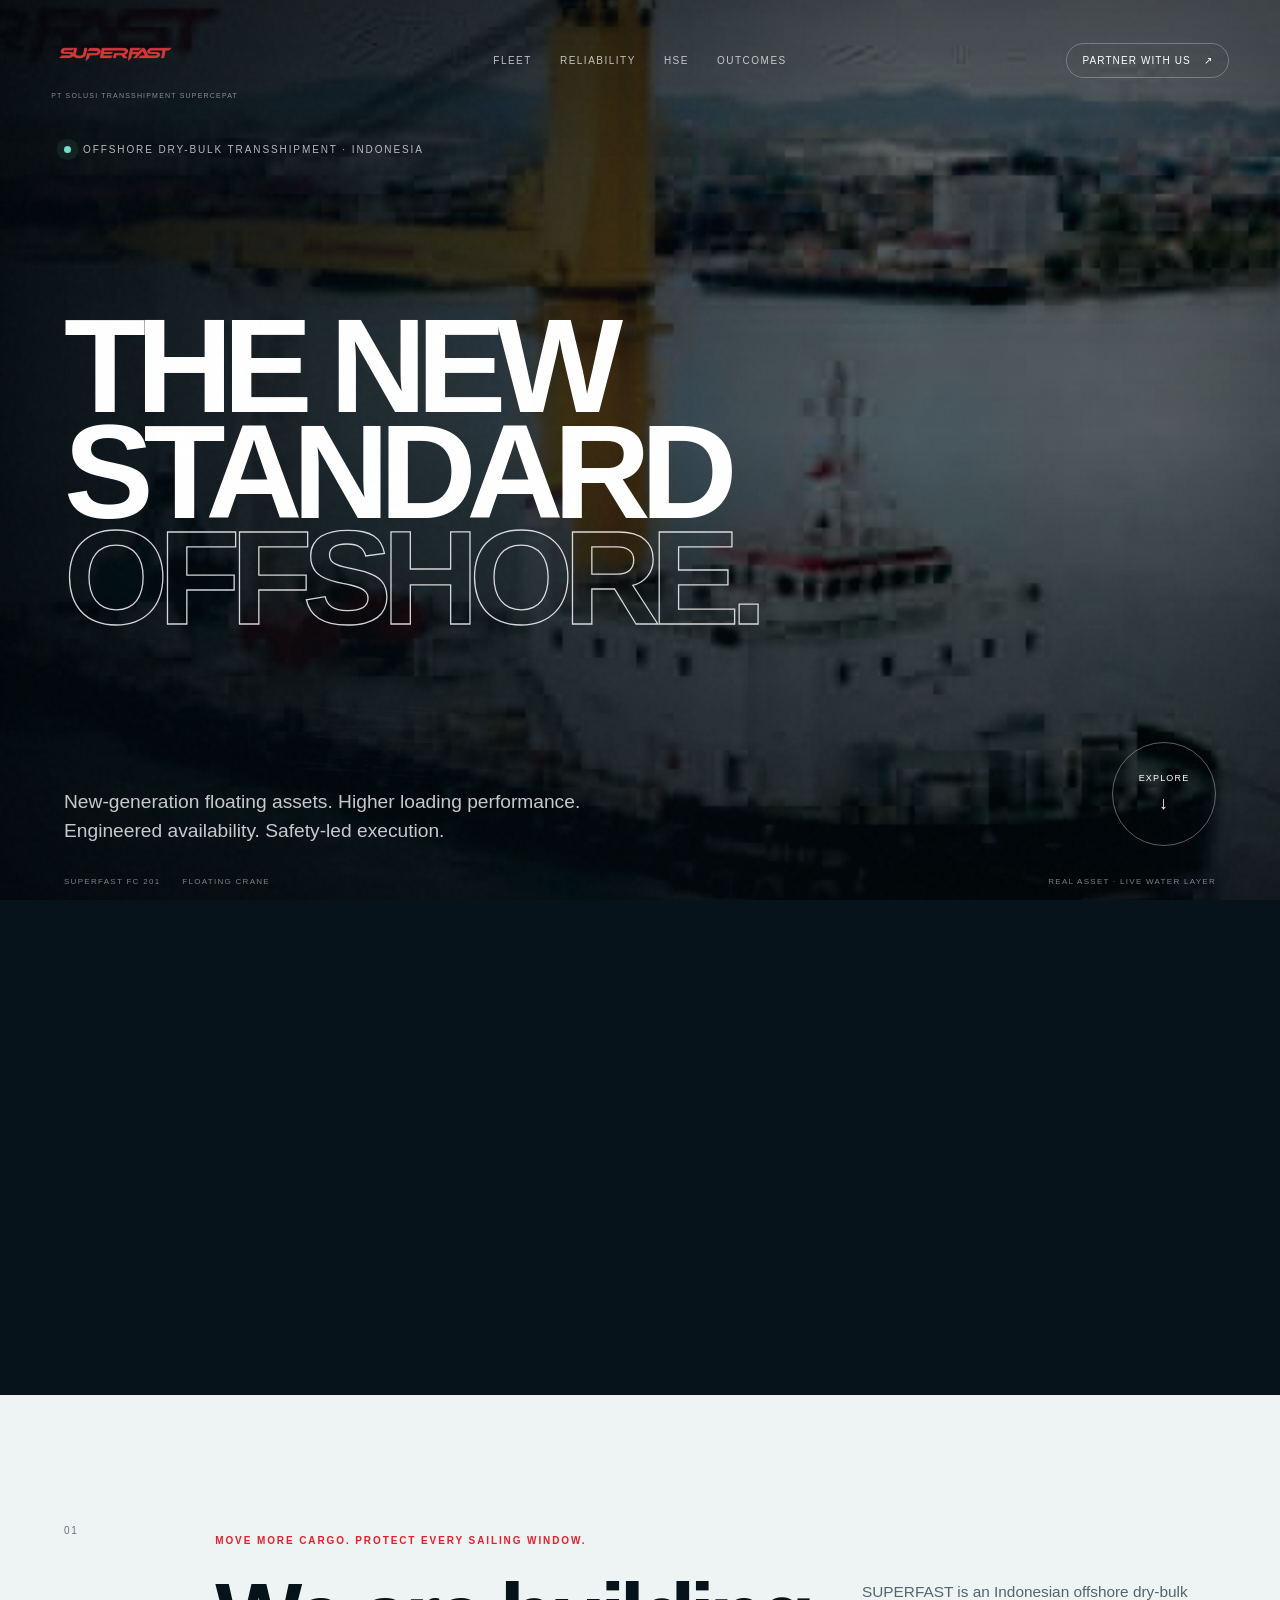
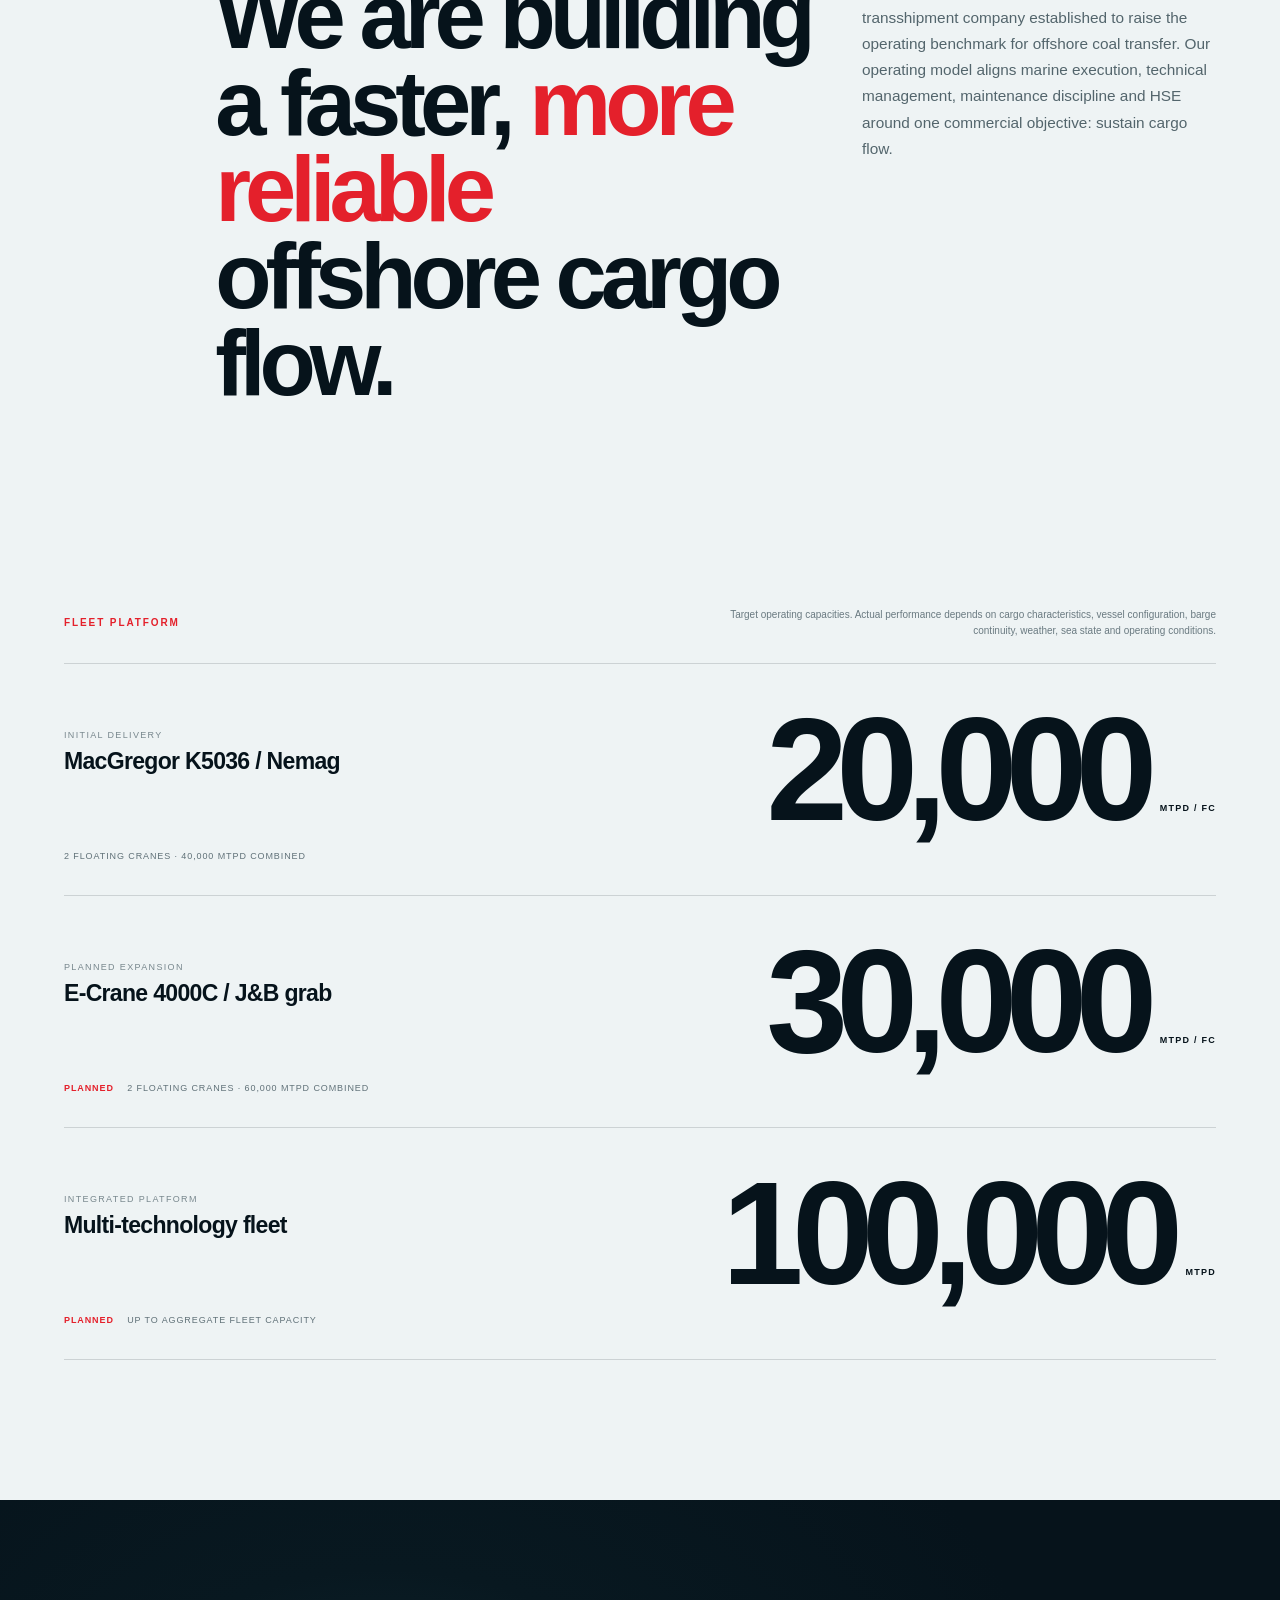
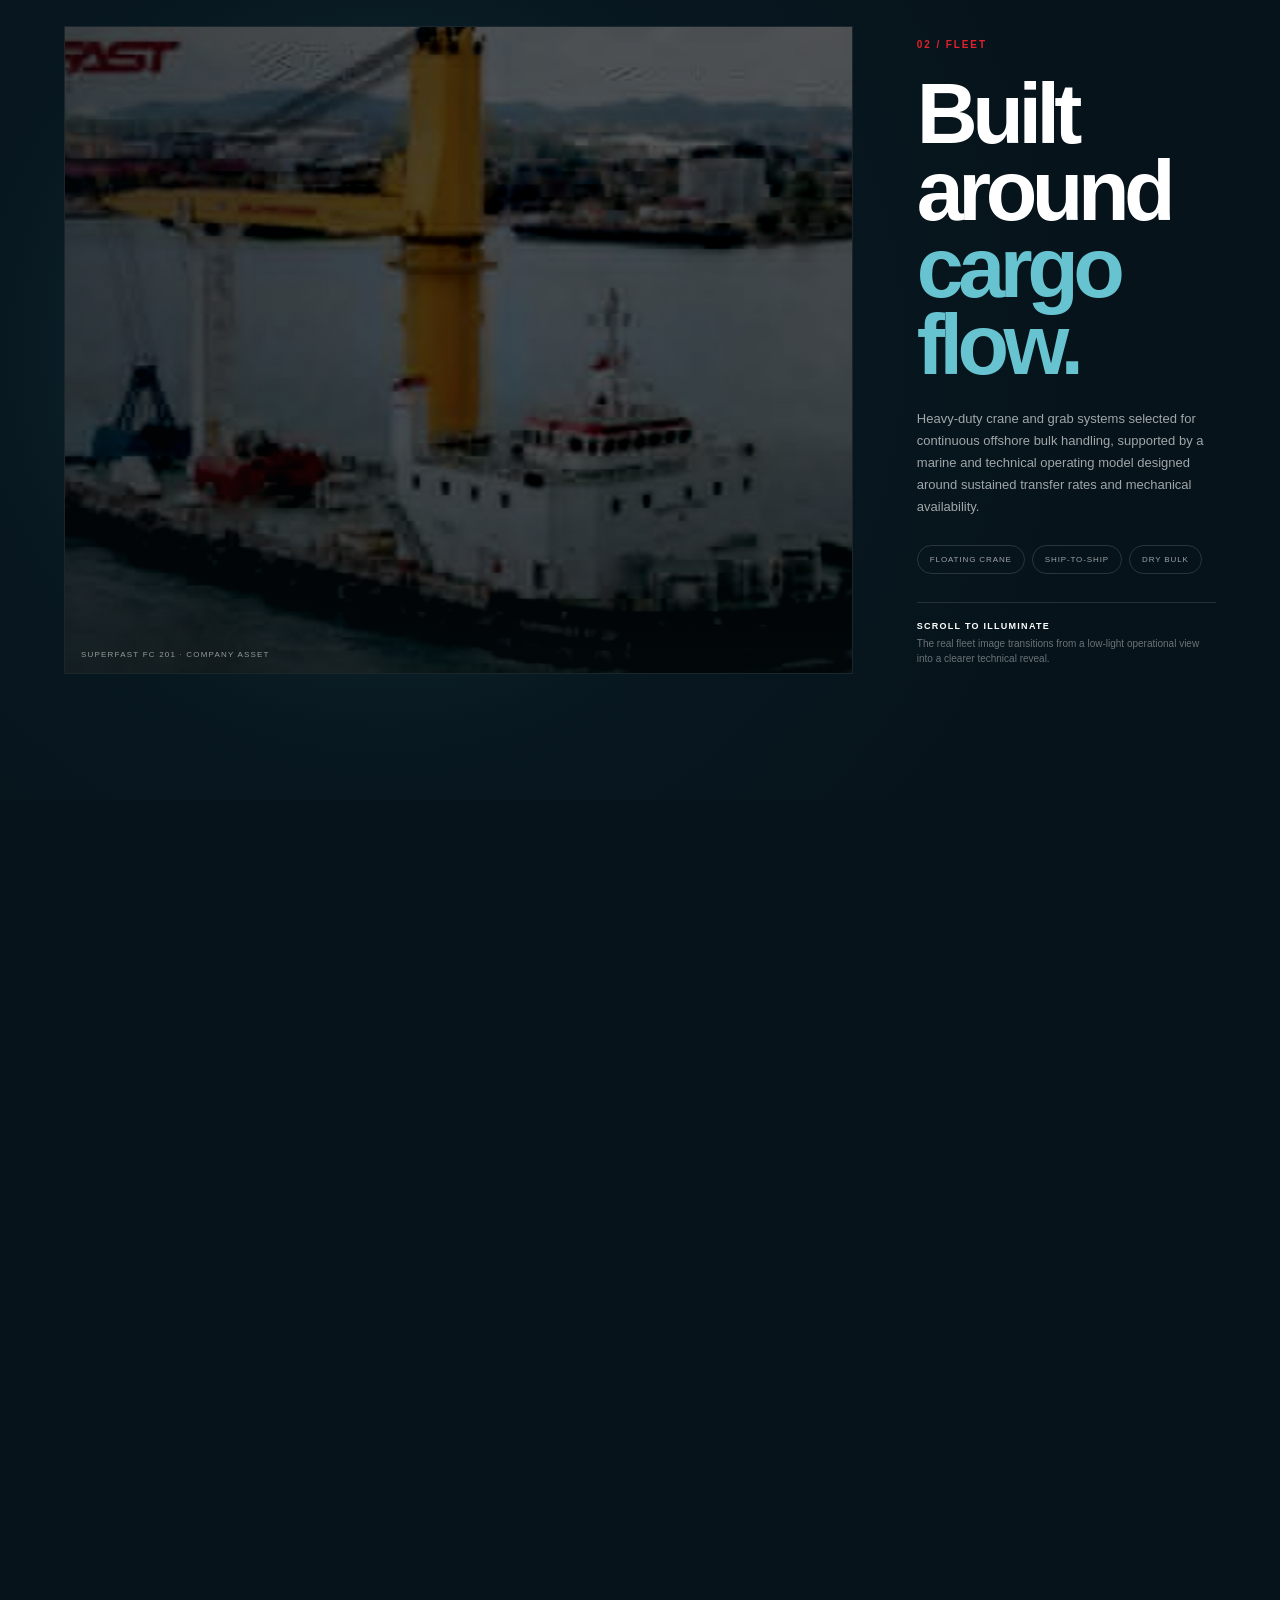
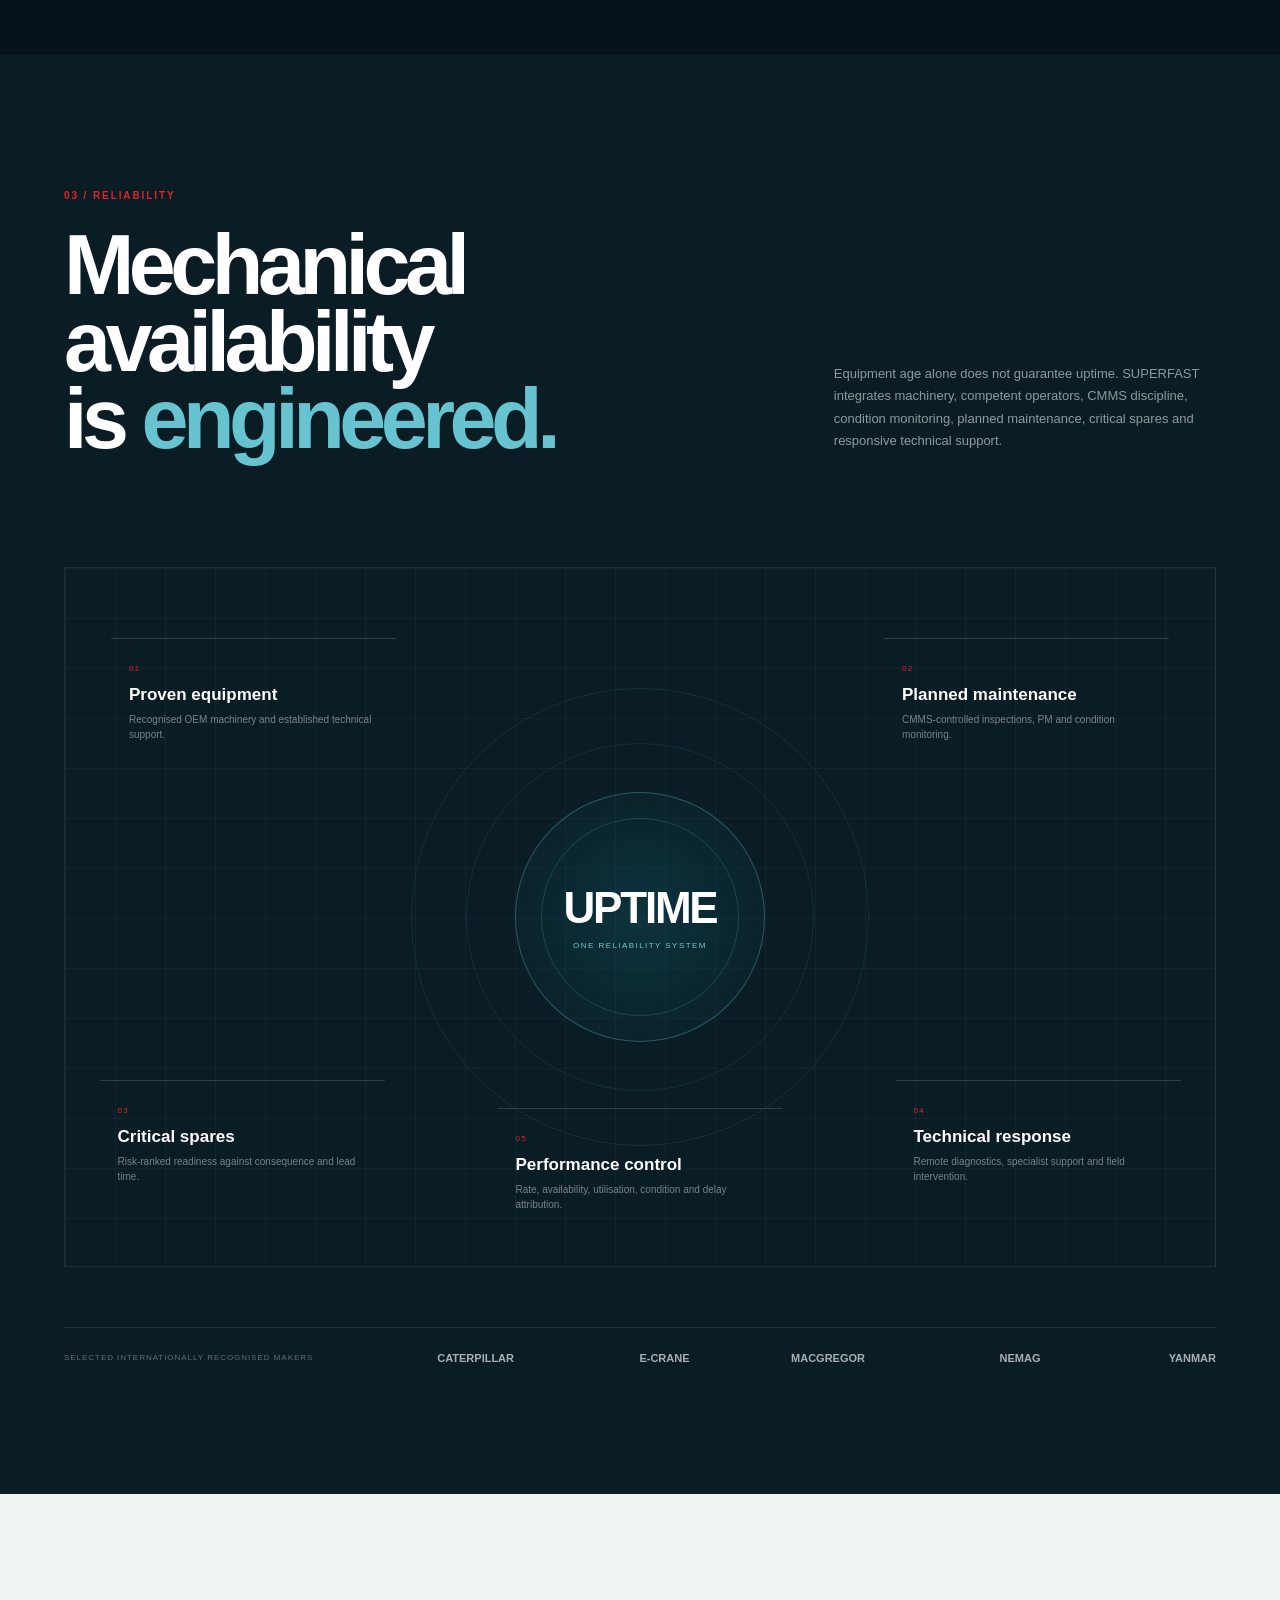
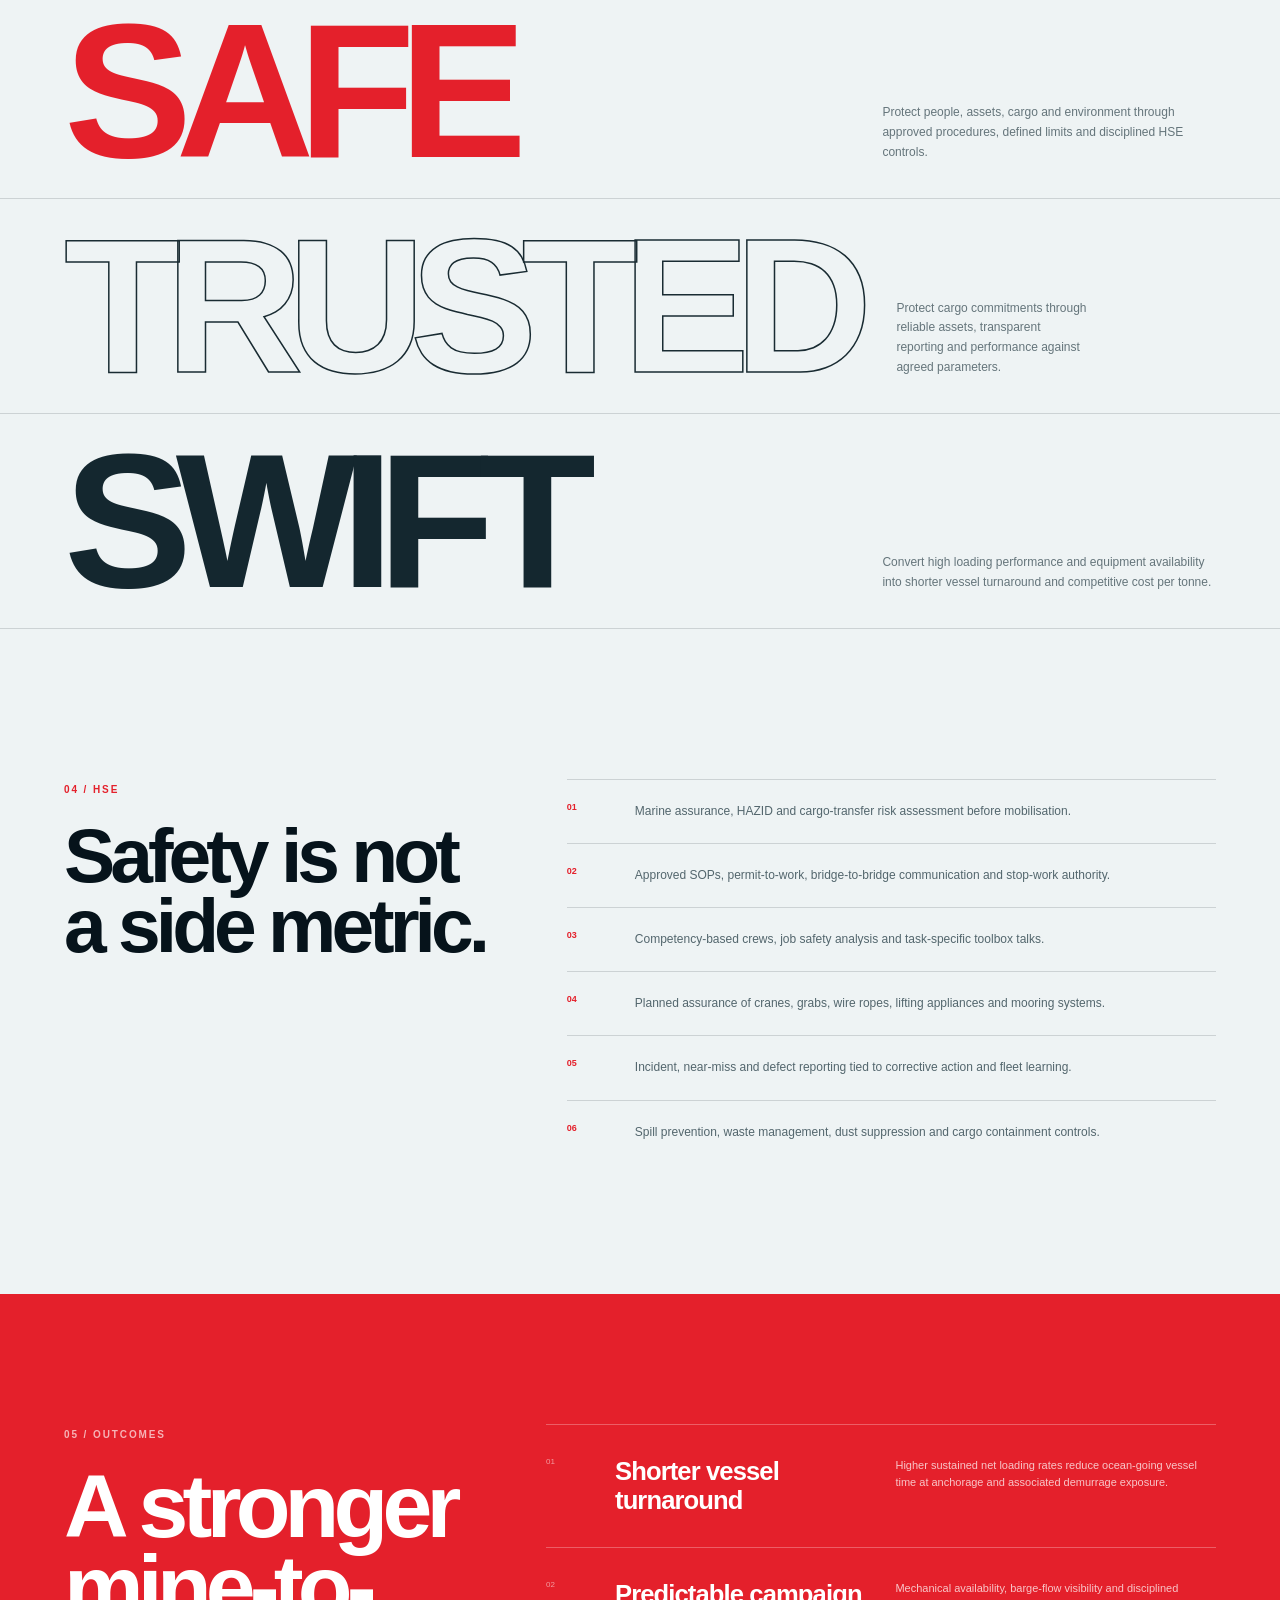
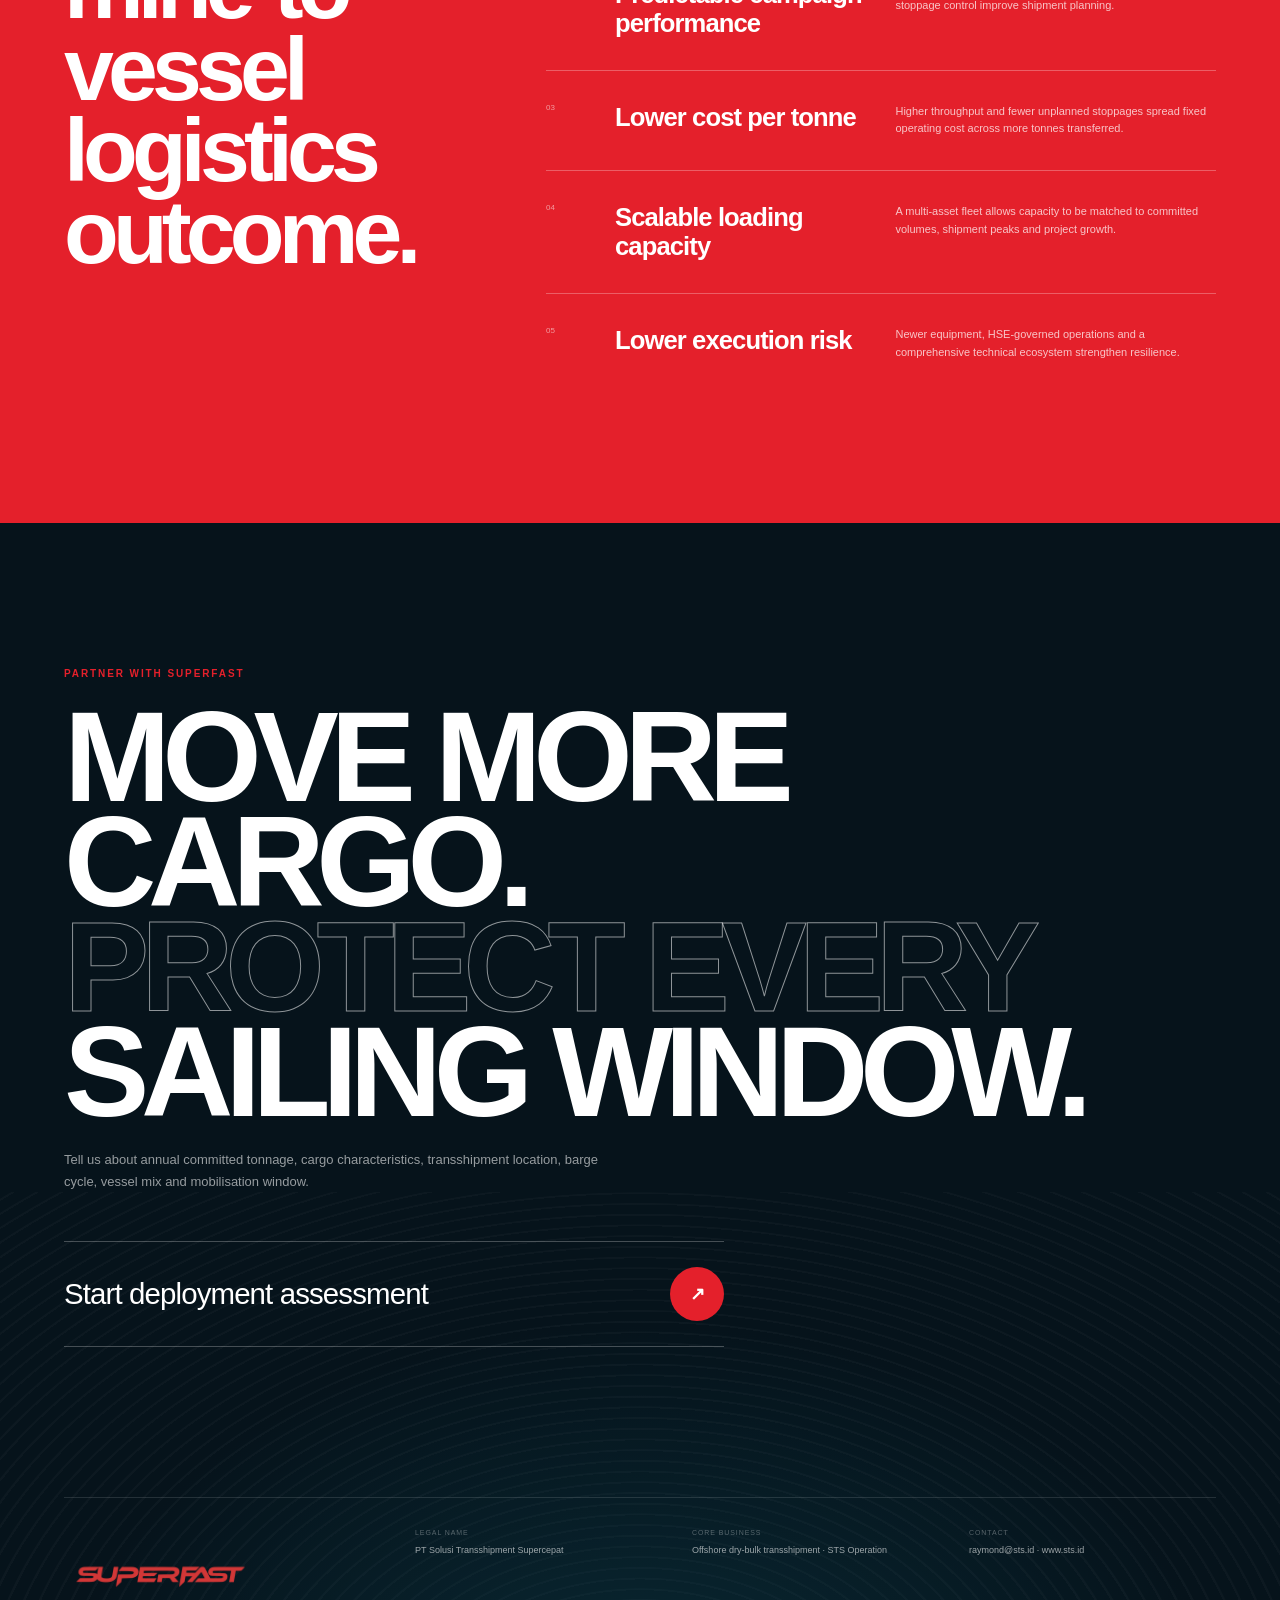
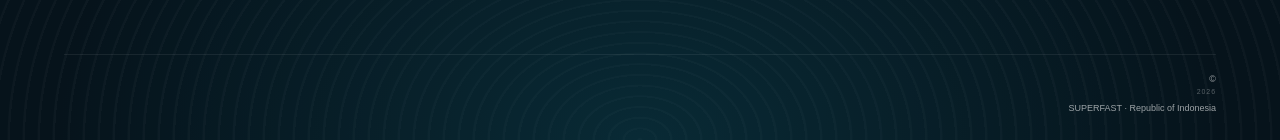
<file: STS1/index.html>
<!doctype html>
<html lang="en">
<head>
  <meta charset="utf-8" />
  <meta name="viewport" content="width=device-width,initial-scale=1" />
  <meta name="theme-color" content="#06131b" />
  <meta name="description" content="SUPERFAST — offshore dry-bulk transshipment engineered for throughput, reliability and safe execution." />
  <meta property="og:title" content="SUPERFAST — The New Standard Offshore" />
  <meta property="og:description" content="Offshore dry-bulk transshipment engineered for throughput, reliability and safe execution." />
  <meta property="og:image" content="https://kraanwerks.github.io/STS/STS1/assets/fc201-hero.jpg" />
  <link rel="icon" type="image/png" href="./assets/logo.png" />
  <meta property="og:type" content="website" />
  <title>SUPERFAST — Offshore Transshipment</title>
  <link rel="stylesheet" href="./styles.css" />
</head>
<body>
  <div class="noise" aria-hidden="true"></div>
  <div class="scroll-progress" aria-hidden="true"><span></span></div>

  <header class="site-header" data-header>
    <a class="brand" href="#top" aria-label="SUPERFAST home">
      <img class="brand-logo" src="./assets/logo.png" alt="SUPERFAST" />
      <span class="brand-sub">PT Solusi Transshipment Supercepat</span>
    </a>

    <nav class="desktop-nav" aria-label="Main navigation">
      <a href="#platform">Fleet</a>
      <a href="#reliability">Reliability</a>
      <a href="#safety">HSE</a>
      <a href="#outcomes">Outcomes</a>
    </nav>

    <a class="header-cta" href="#partner">Partner with us <span>↗</span></a>
    <button class="menu-button" type="button" aria-label="Open menu" aria-expanded="false">
      <span></span><span></span>
    </button>
  </header>

  <div class="mobile-menu" data-menu aria-hidden="true">
    <a href="#platform">Fleet platform</a>
    <a href="#reliability">Reliability ecosystem</a>
    <a href="#safety">Safety & execution</a>
    <a href="#outcomes">Customer outcomes</a>
    <a href="#partner">Partner with SUPERFAST</a>
  </div>

  <main>
    <section class="hero" id="top">
      <div class="hero-pin">
        <div class="hero-media" aria-hidden="true">
          <img class="hero-photo" src="./assets/fc201-hero.jpg" alt="" />
          <canvas id="wake-canvas"></canvas>
          <div class="hero-scrim"></div>
          <div class="hero-light"></div>
          <div class="hero-vignette"></div>
        </div>

        <div class="hero-content">
          <div class="eyebrow" data-reveal>
            <span class="live-dot"></span>
            Offshore dry-bulk transshipment · Indonesia
          </div>

          <h1 class="hero-title" data-hero-title>
            <span>THE NEW</span>
            <span>STANDARD</span>
            <span class="outline">OFFSHORE.</span>
          </h1>

          <div class="hero-bottom">
            <p data-reveal>
              New-generation floating assets. Higher loading performance.
              Engineered availability. Safety-led execution.
            </p>
            <a class="round-link" href="#platform" aria-label="Explore the SUPERFAST fleet platform">
              <span>Explore</span><span class="round-arrow">↓</span>
            </a>
          </div>
        </div>

        <div class="hero-meta">
          <span>SUPERFAST FC 201</span>
          <span>FLOATING CRANE</span>
          <span class="sea-state">REAL ASSET · LIVE WATER LAYER</span>
        </div>

        <div class="hero-reveal-label" aria-hidden="true">
          <span>01</span>
          <strong>ENGINEERED FOR OFFSHORE CARGO FLOW</strong>
        </div>
      </div>
    </section>

    <section class="statement section-light" aria-label="Company introduction">
      <div class="statement-index">01</div>
      <div class="statement-copy">
        <p class="section-kicker" data-reveal>Move more cargo. Protect every sailing window.</p>
        <h2 data-reveal>
          We are building a faster,
          <span class="accent">more reliable</span>
          offshore cargo flow.
        </h2>
      </div>
      <div class="statement-detail" data-reveal>
        <p>
          SUPERFAST is an Indonesian offshore dry-bulk transshipment company established
          to raise the operating benchmark for offshore coal transfer. Our operating model
          aligns marine execution, technical management, maintenance discipline and HSE
          around one commercial objective: sustain cargo flow.
        </p>
      </div>
    </section>

    <section class="numbers section-light" id="platform">
      <div class="numbers-head">
        <p class="section-kicker" data-reveal>Fleet platform</p>
        <p class="section-small" data-reveal>
          Target operating capacities. Actual performance depends on cargo characteristics,
          vessel configuration, barge continuity, weather, sea state and operating conditions.
        </p>
      </div>

      <div class="metric" data-reveal>
        <div class="metric-label"><span>Initial delivery</span><strong>MacGregor K5036 / Nemag</strong></div>
        <div class="metric-value"><span data-counter="20000">20,000</span><small>MTPD / FC</small></div>
        <div class="metric-note">2 floating cranes · 40,000 MTPD combined</div>
      </div>

      <div class="metric" data-reveal>
        <div class="metric-label"><span>Planned expansion</span><strong>E-Crane 4000C / J&amp;B grab</strong></div>
        <div class="metric-value"><span data-counter="30000">30,000</span><small>MTPD / FC</small></div>
        <div class="metric-note"><i>PLANNED</i> 2 floating cranes · 60,000 MTPD combined</div>
      </div>

      <div class="metric metric-final" data-reveal>
        <div class="metric-label"><span>Integrated platform</span><strong>Multi-technology fleet</strong></div>
        <div class="metric-value"><span data-counter="100000">100,000</span><small>MTPD</small></div>
        <div class="metric-note"><i>PLANNED</i> Up to aggregate fleet capacity</div>
      </div>
    </section>

    <section class="fleet-story section-dark" data-fleet-story>
      <div class="fleet-pin">
        <figure class="fleet-photo-wrap" data-fleet-photo>
          <img class="fleet-photo" src="./assets/fc201-hero.jpg" alt="SUPERFAST FC 201 floating crane offshore" />
          <div class="fleet-photo-shade"></div>
          <div class="fleet-photo-light"></div>

          <div class="hotspot hs-crane"><i></i><span>CRANE SYSTEM</span></div>
          <div class="hotspot hs-grab"><i></i><span>GRAB / WIRE ROPE</span></div>
          <div class="hotspot hs-power"><i></i><span>POWER &amp; MACHINERY</span></div>
          <div class="hotspot hs-marine"><i></i><span>MARINE PLATFORM</span></div>

          <figcaption>SUPERFAST FC 201 · COMPANY ASSET</figcaption>
        </figure>

        <div class="fleet-copy">
          <span class="section-index">02 / FLEET</span>
          <h2>Built around<br><em>cargo flow.</em></h2>
          <p>
            Heavy-duty crane and grab systems selected for continuous offshore bulk handling,
            supported by a marine and technical operating model designed around sustained
            transfer rates and mechanical availability.
          </p>
          <div class="fleet-tags">
            <span>Floating Crane</span>
            <span>Ship-to-Ship</span>
            <span>Dry Bulk</span>
          </div>
          <div class="photo-note">
            <b>Scroll to illuminate</b>
            <span>The real fleet image transitions from a low-light operational view into a clearer technical reveal.</span>
          </div>
        </div>
      </div>
    </section>

    <section class="reliability section-ink" id="reliability">
      <div class="reliability-top">
        <div>
          <span class="section-index" data-reveal>03 / RELIABILITY</span>
          <h2 data-reveal>Mechanical availability<br>is <em>engineered.</em></h2>
        </div>
        <p data-reveal>
          Equipment age alone does not guarantee uptime. SUPERFAST integrates machinery,
          competent operators, CMMS discipline, condition monitoring, planned maintenance,
          critical spares and responsive technical support.
        </p>
      </div>

      <div class="reliability-system" data-reveal>
        <div class="system-center">
          <div class="system-pulse"></div>
          <strong>UPTIME</strong>
          <span>ONE RELIABILITY SYSTEM</span>
        </div>
        <article class="system-node node-1"><span>01</span><h3>Proven equipment</h3><p>Recognised OEM machinery and established technical support.</p></article>
        <article class="system-node node-2"><span>02</span><h3>Planned maintenance</h3><p>CMMS-controlled inspections, PM and condition monitoring.</p></article>
        <article class="system-node node-3"><span>03</span><h3>Critical spares</h3><p>Risk-ranked readiness against consequence and lead time.</p></article>
        <article class="system-node node-4"><span>04</span><h3>Technical response</h3><p>Remote diagnostics, specialist support and field intervention.</p></article>
        <article class="system-node node-5"><span>05</span><h3>Performance control</h3><p>Rate, availability, utilisation, condition and delay attribution.</p></article>
      </div>

      <div class="makers" data-reveal>
        <span>Selected internationally recognised makers</span>
        <div>CATERPILLAR</div><div>E-CRANE</div><div>MACGREGOR</div><div>NEMAG</div><div>YANMAR</div>
      </div>
    </section>

    <section class="safety section-light" id="safety">
      <div class="safety-word safe" data-reveal><span>SAFE</span><p>Protect people, assets, cargo and environment through approved procedures, defined limits and disciplined HSE controls.</p></div>
      <div class="safety-word trusted" data-reveal><span>TRUSTED</span><p>Protect cargo commitments through reliable assets, transparent reporting and performance against agreed parameters.</p></div>
      <div class="safety-word swift" data-reveal><span>SWIFT</span><p>Convert high loading performance and equipment availability into shorter vessel turnaround and competitive cost per tonne.</p></div>

      <div class="hse-grid">
        <div class="hse-intro" data-reveal>
          <span class="section-index">04 / HSE</span>
          <h2>Safety is not<br>a side metric.</h2>
        </div>
        <div class="hse-items">
          <div data-reveal><b>01</b><p>Marine assurance, HAZID and cargo-transfer risk assessment before mobilisation.</p></div>
          <div data-reveal><b>02</b><p>Approved SOPs, permit-to-work, bridge-to-bridge communication and stop-work authority.</p></div>
          <div data-reveal><b>03</b><p>Competency-based crews, job safety analysis and task-specific toolbox talks.</p></div>
          <div data-reveal><b>04</b><p>Planned assurance of cranes, grabs, wire ropes, lifting appliances and mooring systems.</p></div>
          <div data-reveal><b>05</b><p>Incident, near-miss and defect reporting tied to corrective action and fleet learning.</p></div>
          <div data-reveal><b>06</b><p>Spill prevention, waste management, dust suppression and cargo containment controls.</p></div>
        </div>
      </div>
    </section>

    <section class="outcomes section-red" id="outcomes">
      <div class="outcomes-copy">
        <span class="section-index" data-reveal>05 / OUTCOMES</span>
        <h2 data-reveal>A stronger<br>mine-to-vessel<br>logistics outcome.</h2>
      </div>
      <div class="outcome-list">
        <article data-reveal><span>01</span><h3>Shorter vessel turnaround</h3><p>Higher sustained net loading rates reduce ocean-going vessel time at anchorage and associated demurrage exposure.</p></article>
        <article data-reveal><span>02</span><h3>Predictable campaign performance</h3><p>Mechanical availability, barge-flow visibility and disciplined stoppage control improve shipment planning.</p></article>
        <article data-reveal><span>03</span><h3>Lower cost per tonne</h3><p>Higher throughput and fewer unplanned stoppages spread fixed operating cost across more tonnes transferred.</p></article>
        <article data-reveal><span>04</span><h3>Scalable loading capacity</h3><p>A multi-asset fleet allows capacity to be matched to committed volumes, shipment peaks and project growth.</p></article>
        <article data-reveal><span>05</span><h3>Lower execution risk</h3><p>Newer equipment, HSE-governed operations and a comprehensive technical ecosystem strengthen resilience.</p></article>
      </div>
    </section>

    <section class="partner section-dark" id="partner">
      <div class="partner-ocean" aria-hidden="true"></div>
      <div class="partner-inner">
        <span class="section-index" data-reveal>PARTNER WITH SUPERFAST</span>
        <h2 data-reveal>MOVE MORE CARGO.<br><span>PROTECT EVERY</span><br>SAILING WINDOW.</h2>
        <p data-reveal>
          Tell us about annual committed tonnage, cargo characteristics, transshipment
          location, barge cycle, vessel mix and mobilisation window.
        </p>
        <a class="contact-link" href="mailto:raymond@sts.id" data-reveal>
          <span>Start deployment assessment</span><b>↗</b>
        </a>
      </div>

      <footer>
        <div class="footer-brand"><img class="footer-logo" src="./assets/logo.png" alt="SUPERFAST" /></div>
        <div><span>Legal name</span>PT Solusi Transshipment Supercepat</div>
        <div><span>Core business</span>Offshore dry-bulk transshipment · STS Operation</div>
        <div><span>Contact</span><a href="mailto:raymond@sts.id">raymond@sts.id</a> · <a href="https://www.sts.id">www.sts.id</a></div>
        <div class="copyright">© <span data-year></span> SUPERFAST · Republic of Indonesia</div>
      </footer>
    </section>
  </main>

  <script src="./app.js" defer></script>
</body>
</html>
</file>
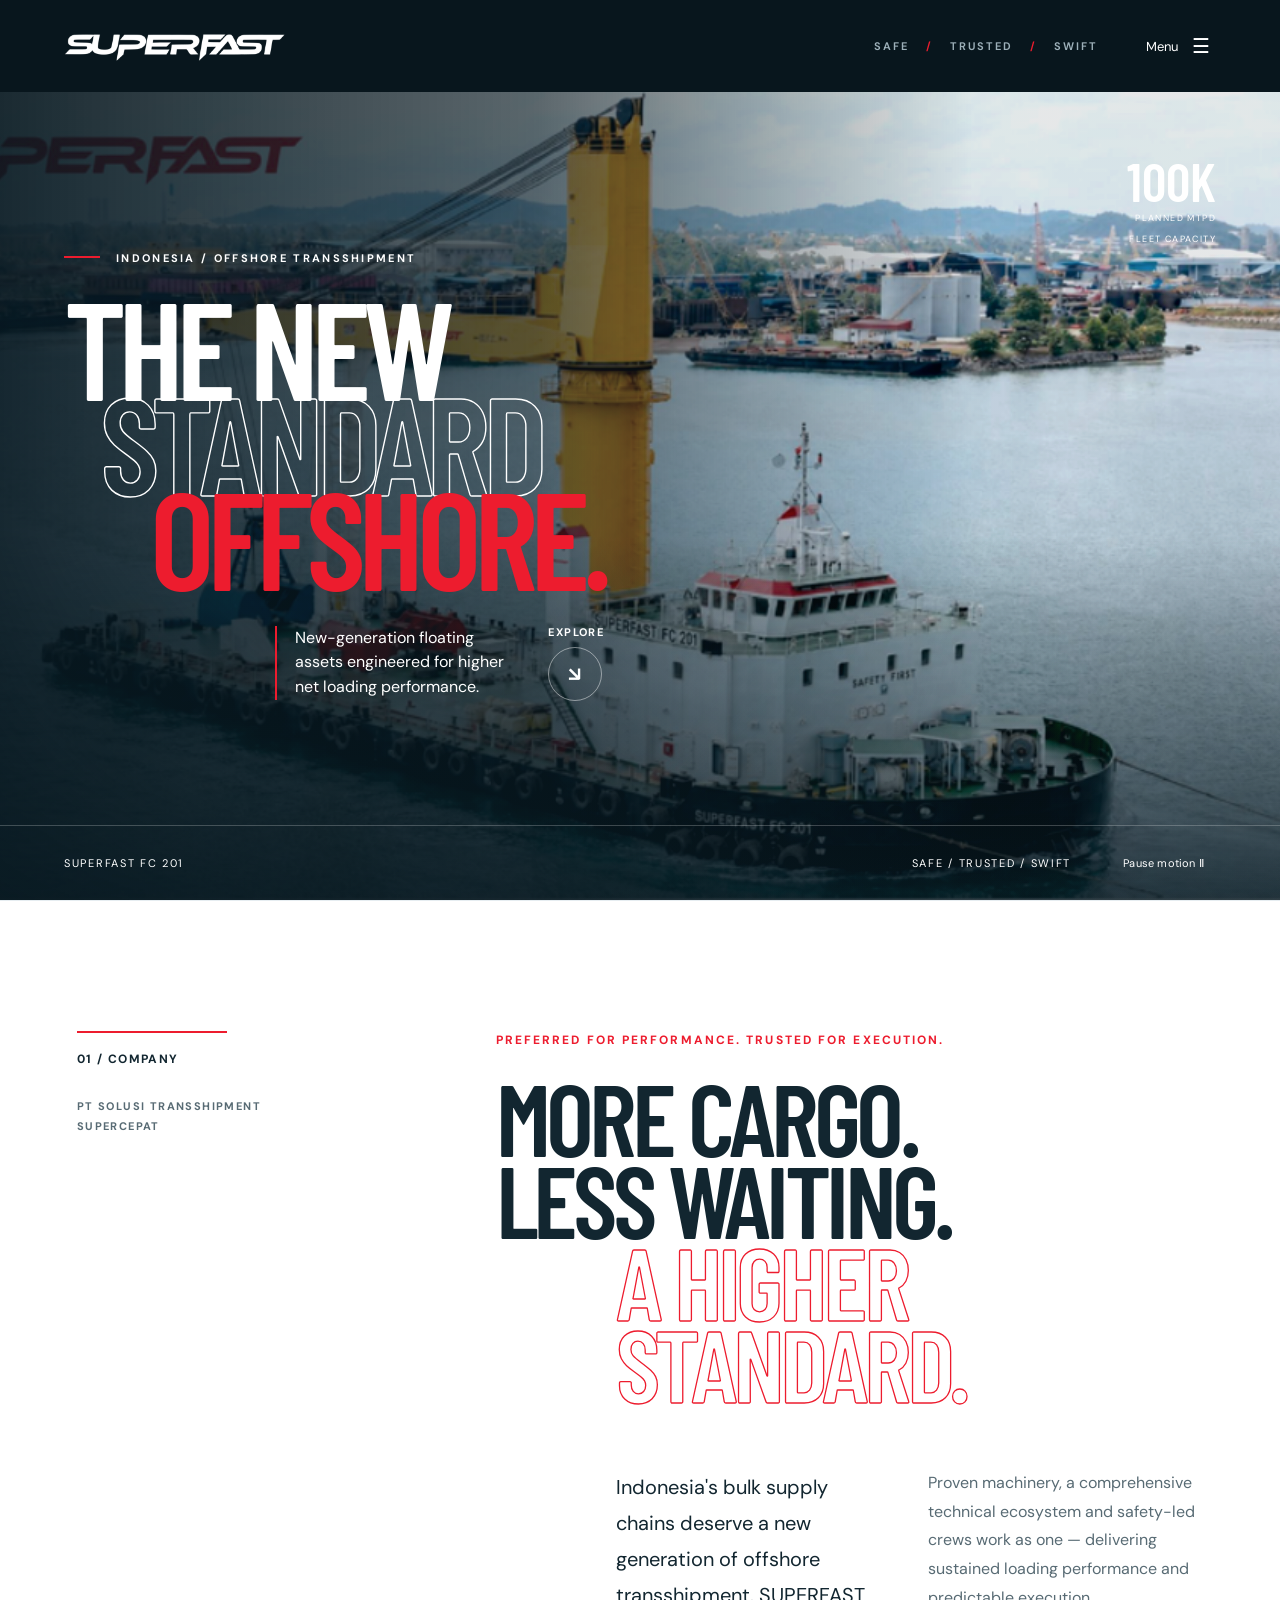
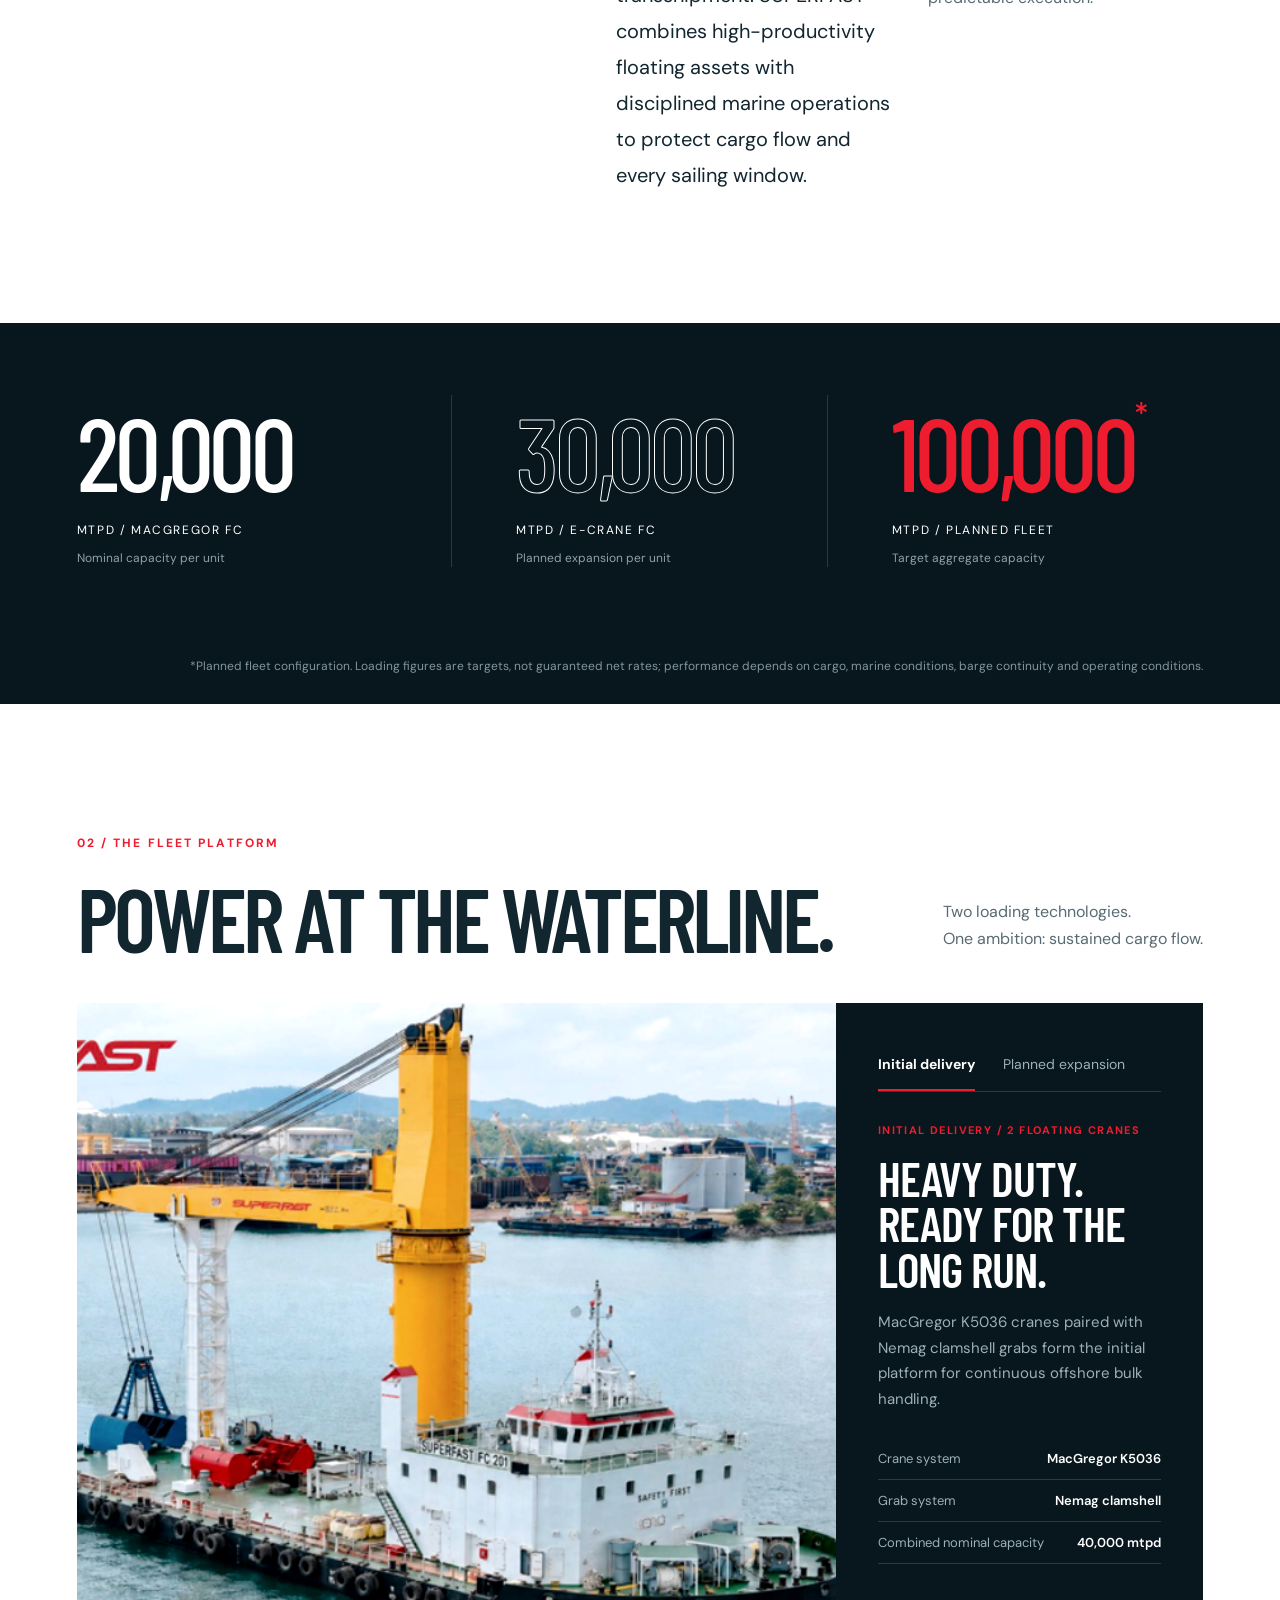
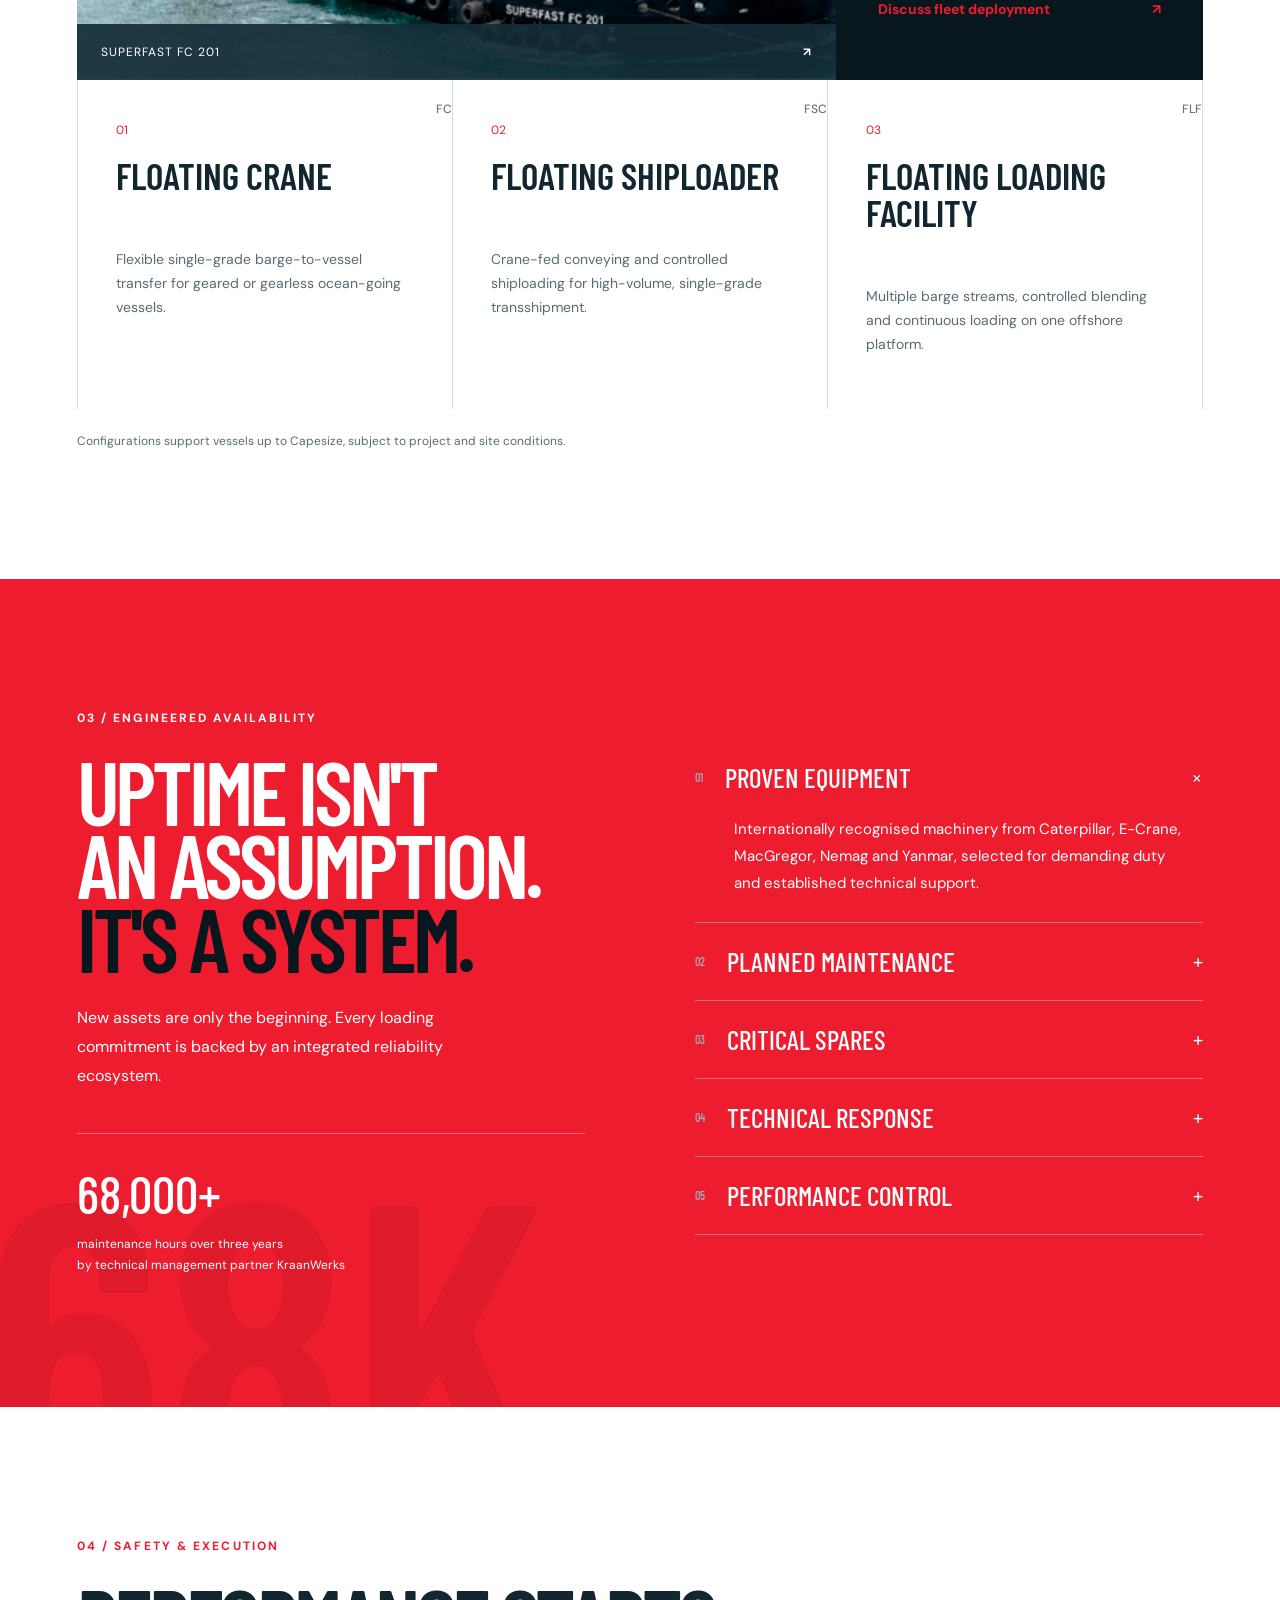
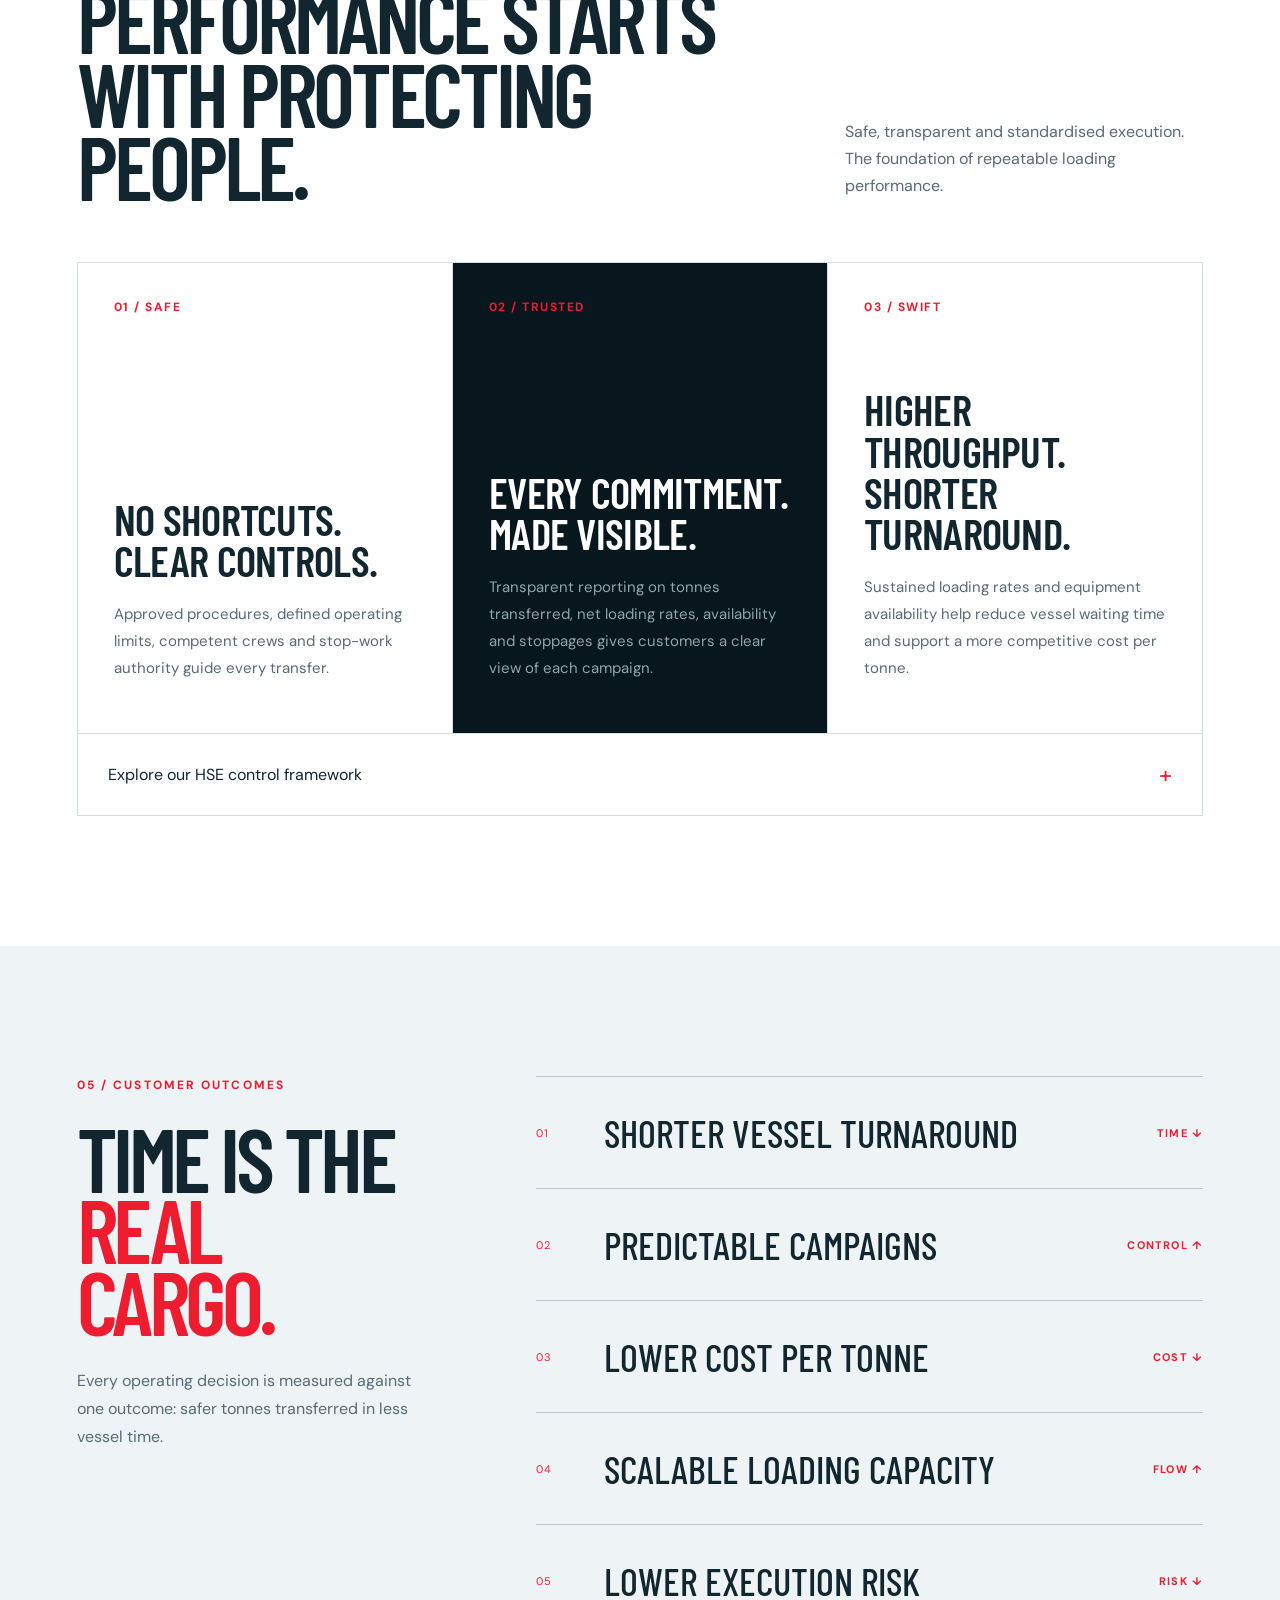
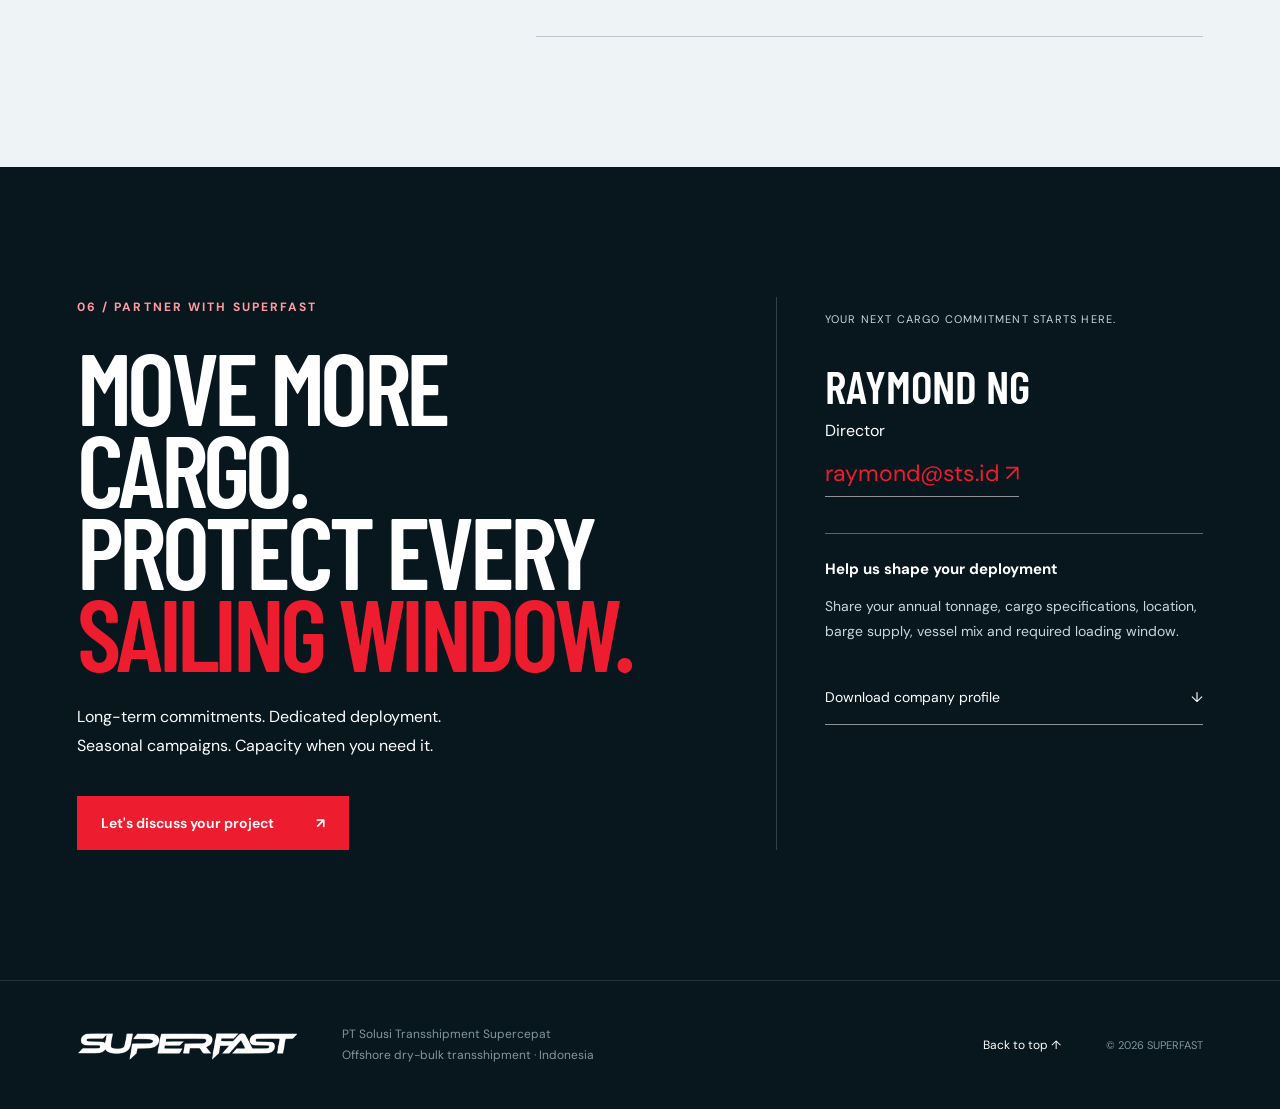
<file: STS2/index.html>
<!doctype html>
<html lang="en"><head><meta charset="utf-8"><meta name="viewport" content="width=device-width,initial-scale=1"><meta name="theme-color" content="#ed1c2e"><title>SUPERFAST — The new standard in offshore transshipment</title><meta name="description" content="New-generation floating assets. Higher net loading performance. Engineered availability. Safety-led execution. Discover SUPERFAST, Indonesia's offshore dry-bulk transshipment partner."><link rel="icon" href="data:image/svg+xml,%3Csvg xmlns='http://www.w3.org/2000/svg' viewBox='0 0 40 40'%3E%3Crect width='40' height='40' fill='%23ed1c2e'/%3E%3Ctext x='8' y='30' font-family='Arial' font-size='30' font-weight='900' font-style='italic' fill='white'%3ES%3C/text%3E%3C/svg%3E"><link rel="stylesheet" href="style.css"><link rel="stylesheet" href="revamp.css"></head>
<body><a class="skip" href="#main">Skip to content</a><header><a class="brand" href="#home" aria-label="SUPERFAST home"><img src="assets/logo.png" alt="SUPERFAST"></a><span class="header-promise">SAFE <i>/</i> TRUSTED <i>/</i> SWIFT</span><nav aria-label="Main navigation" id="nav"><a href="#company">Company</a><a href="#fleet">Our fleet</a><a href="#reliability">Reliability</a><a href="#safety">Safety &amp; execution</a><a class="nav-contact" href="#contact">Let's talk <span>↗</span></a></nav><button class="menu" aria-expanded="false" aria-controls="nav">Menu <span>☰</span></button></header>
<main id="main"><section class="hero" id="home" aria-label="SUPERFAST floating crane on the water"><div class="hero-image" aria-hidden="true"></div><div id="ocean" aria-hidden="true"></div><div class="hero-overlay"><p class="hero-kicker">INDONESIA / OFFSHORE TRANSSHIPMENT</p><h1><span>THE NEW</span><span>STANDARD</span><em>OFFSHORE.</em></h1><div class="hero-copy"><p>New-generation floating assets engineered for higher net loading performance.</p><a href="#fleet" aria-label="Discover our fleet">EXPLORE <b>↘</b></a></div></div><div class="hero-stat"><strong>100K</strong><span>PLANNED MTPD<br>FLEET CAPACITY</span></div><div class="hero-caption"><span>SUPERFAST FC 201</span><span>SAFE / TRUSTED / SWIFT</span><button id="motion" aria-pressed="false" aria-label="Pause ocean animation">Pause motion Ⅱ</button></div></section>
<section class="intro section" id="company"><div class="section-label"><span>01 / COMPANY</span><p>PT SOLUSI TRANSSHIPMENT<br>SUPERCEPAT</p></div><div><p class="eyebrow">PREFERRED FOR PERFORMANCE. TRUSTED FOR EXECUTION.</p><h2>More cargo.<br>Less waiting.<br><em>A higher standard.</em></h2><div class="intro-copy"><p>Indonesia's bulk supply chains deserve a new generation of offshore transshipment. SUPERFAST combines high-productivity floating assets with disciplined marine operations to protect cargo flow and every sailing window.</p><p>Proven machinery, a comprehensive technical ecosystem and safety-led crews work as one — delivering sustained loading performance and predictable execution.</p></div></div></section>
<section class="metrics" aria-label="Fleet programme figures"><div><strong>20,000</strong><span>MTPD / MACGREGOR FC</span><small>Nominal capacity per unit</small></div><div><strong>30,000</strong><span>MTPD / E-CRANE FC</span><small>Planned expansion per unit</small></div><div><strong>100,000<span>*</span></strong><span>MTPD / PLANNED FLEET</span><small>Target aggregate capacity</small></div></section><p class="capacity-note">*Planned fleet configuration. Loading figures are targets, not guaranteed net rates; performance depends on cargo, marine conditions, barge continuity and operating conditions.</p>
<section id="fleet" class="fleet section"><div class="section-top"><div><p class="eyebrow">02 / THE FLEET PLATFORM</p><h2>Power at the waterline.</h2></div><p>Two loading technologies.<br>One ambition: sustained cargo flow.</p></div><div class="fleet-layout"><div class="fleet-photo"><img src="assets/floating-crane.png" alt="SUPERFAST FC 201 floating crane with a yellow crane and white bridge" loading="lazy"><span>SUPERFAST FC 201 <b>↗</b></span></div><div class="fleet-info"><div class="tabs" role="tablist" aria-label="Fleet phase"><button role="tab" id="initial-tab" aria-selected="true" aria-controls="fleet-panel" data-phase="initial">Initial delivery</button><button role="tab" id="expansion-tab" aria-selected="false" tabindex="-1" aria-controls="fleet-panel" data-phase="expansion">Planned expansion</button></div><div id="fleet-panel" role="tabpanel" aria-labelledby="initial-tab" tabindex="0"><p class="eyebrow" id="fleet-status">INITIAL DELIVERY / 2 FLOATING CRANES</p><h3 id="fleet-name">Heavy duty.<br>Ready for the long run.</h3><p id="fleet-description">MacGregor K5036 cranes paired with Nemag clamshell grabs form the initial platform for continuous offshore bulk handling.</p><dl><div><dt>Crane system</dt><dd id="crane">MacGregor K5036</dd></div><div><dt>Grab system</dt><dd id="grab">Nemag clamshell</dd></div><div><dt>Combined nominal capacity</dt><dd id="capacity">40,000 mtpd</dd></div></dl><a class="text-link" href="#contact">Discuss fleet deployment <span>↗</span></a></div></div></div><div class="configurations"><div><span>01</span><h3>Floating Crane</h3><p>Flexible single-grade barge-to-vessel transfer for geared or gearless ocean-going vessels.</p><b>FC</b></div><div><span>02</span><h3>Floating Shiploader</h3><p>Crane-fed conveying and controlled shiploading for high-volume, single-grade transshipment.</p><b>FSC</b></div><div><span>03</span><h3>Floating Loading Facility</h3><p>Multiple barge streams, controlled blending and continuous loading on one offshore platform.</p><b>FLF</b></div></div><p class="small-note">Configurations support vessels up to Capesize, subject to project and site conditions.</p></section>
<section class="reliability section" id="reliability"><div class="reliability-title"><p class="eyebrow">03 / ENGINEERED AVAILABILITY</p><h2>Uptime isn't<br>an assumption.<br><em>It's a system.</em></h2><p>New assets are only the beginning. Every loading commitment is backed by an integrated reliability ecosystem.</p><div class="hours"><strong>68,000+</strong><span>maintenance hours over three years<br>by technical management partner KraanWerks</span></div></div><div class="reliability-list"><details open><summary><span>01</span> Proven equipment <b>+</b></summary><p>Internationally recognised machinery from Caterpillar, E-Crane, MacGregor, Nemag and Yanmar, selected for demanding duty and established technical support.</p></details><details><summary><span>02</span> Planned maintenance <b>+</b></summary><p>CMMS-controlled inspections, preventive maintenance and condition monitoring aligned to running hours, equipment condition and loading commitments.</p></details><details><summary><span>03</span> Critical spares <b>+</b></summary><p>Risk-ranked critical spares, wire ropes and wear components planned against failure consequence and lead time to protect return-to-service time.</p></details><details><summary><span>04</span> Technical response <b>+</b></summary><p>Crane specialists, strategically positioned service personnel, remote diagnostics and field intervention support fault isolation and operational recovery.</p></details><details><summary><span>05</span> Performance control <b>+</b></summary><p>Loading rates, mechanical availability, utilisation, equipment condition and delay attribution are reviewed to drive corrective action and continuous improvement.</p></details></div></section>
<section class="safety section" id="safety"><div class="section-top"><div><p class="eyebrow">04 / SAFETY &amp; EXECUTION</p><h2>Performance starts<br>with protecting people.</h2></div><p>Safe, transparent and standardised execution.<br>The foundation of repeatable loading performance.</p></div><div class="promise-grid"><article><span class="promise-number">01 / SAFE</span><h3>No shortcuts.<br>Clear controls.</h3><p>Approved procedures, defined operating limits, competent crews and stop-work authority guide every transfer.</p></article><article><span class="promise-number">02 / TRUSTED</span><h3>Every commitment.<br>Made visible.</h3><p>Transparent reporting on tonnes transferred, net loading rates, availability and stoppages gives customers a clear view of each campaign.</p></article><article><span class="promise-number">03 / SWIFT</span><h3>Higher throughput.<br>Shorter turnaround.</h3><p>Sustained loading rates and equipment availability help reduce vessel waiting time and support a more competitive cost per tonne.</p></article></div><details class="hse"><summary>Explore our HSE control framework <span>+</span></summary><div><p>Project-specific marine assurance, HAZID and transfer risk assessments before mobilisation. Permit-to-work controls, bridge-to-bridge communications and task-specific toolbox talks.</p><p>Planned inspections of cranes, grabs, wire ropes and mooring systems. Incident and near-miss reporting, root-cause reviews, spill prevention, waste management, dust suppression and cargo containment.</p></div></details></section>
<section class="outcomes section" aria-labelledby="outcomes-title"><div class="outcomes-lead"><p class="eyebrow">05 / CUSTOMER OUTCOMES</p><h2 id="outcomes-title">Time is the<br><em>real cargo.</em></h2><p>Every operating decision is measured against one outcome: safer tonnes transferred in less vessel time.</p></div><div class="outcome-list"><article><span>01</span><h3>Shorter vessel turnaround</h3><b>TIME ↓</b></article><article><span>02</span><h3>Predictable campaigns</h3><b>CONTROL ↑</b></article><article><span>03</span><h3>Lower cost per tonne</h3><b>COST ↓</b></article><article><span>04</span><h3>Scalable loading capacity</h3><b>FLOW ↑</b></article><article><span>05</span><h3>Lower execution risk</h3><b>RISK ↓</b></article></div></section>
<section class="contact section" id="contact"><div><p class="eyebrow light">06 / PARTNER WITH SUPERFAST</p><h2>Move more cargo.<br>Protect every<br><em>sailing window.</em></h2><p>Long-term commitments. Dedicated deployment.<br>Seasonal campaigns. Capacity when you need it.</p><a class="button white" href="mailto:raymond@sts.id">Let's discuss your project <span>↗</span></a></div><div class="contact-info"><span>YOUR NEXT CARGO COMMITMENT STARTS HERE.</span><h3>Raymond NG</h3><p>Director</p><a href="mailto:raymond@sts.id">raymond@sts.id ↗</a><div class="assessment"><h4>Help us shape your deployment</h4><p>Share your annual tonnage, cargo specifications, location, barge supply, vessel mix and required loading window.</p></div><a class="profile-link" href="assets/SUPERFAST-company-profile.pdf" download>Download company profile <span>↓</span></a></div></section></main>
<footer><a class="brand" href="#home" aria-label="SUPERFAST back to top"><img src="assets/logo.png" alt="SUPERFAST"></a><p>PT Solusi Transshipment Supercepat<br>Offshore dry-bulk transshipment · Indonesia</p><a href="#home">Back to top ↑</a><small>© <span id="year">2026</span> SUPERFAST</small></footer><script type="module" src="app.js"></script></body></html>
</file>
<file: STS1/styles.css>
:root{
  --ink:#06131b;
  --ink2:#0a2029;
  --paper:#eef3f4;
  --red:#e4202b;
  --sea:#0b6475;
  --line:rgba(7,20,27,.15);
  --muted:#64767d;
  --max:1500px;
  --hero-p:0;
  --fleet-p:0;
}
*{box-sizing:border-box}
html{scroll-behavior:smooth;background:var(--ink)}
body{margin:0;font-family:Arial,Helvetica,sans-serif;background:var(--paper);color:var(--ink);overflow-x:hidden}
a{color:inherit;text-decoration:none}
button{font:inherit}
::selection{background:var(--red);color:#fff}
.noise{position:fixed;inset:0;z-index:9999;pointer-events:none;opacity:.022;background-image:url("data:image/svg+xml,%3Csvg viewBox='0 0 180 180' xmlns='http://www.w3.org/2000/svg'%3E%3Cfilter id='n'%3E%3CfeTurbulence type='fractalNoise' baseFrequency='.85' numOctaves='4' stitchTiles='stitch'/%3E%3C/filter%3E%3Crect width='100%25' height='100%25' filter='url(%23n)'/%3E%3C/svg%3E")}
.scroll-progress{position:fixed;z-index:10000;top:0;left:0;right:0;height:2px}.scroll-progress span{display:block;height:100%;background:var(--red);transform:scaleX(0);transform-origin:left}

.site-header{position:fixed;z-index:1000;top:0;left:0;right:0;display:grid;grid-template-columns:1fr auto 1fr;align-items:center;padding:22px clamp(20px,4vw,64px);color:white;border-bottom:1px solid transparent;transition:.4s ease}
.site-header.scrolled{padding-top:14px;padding-bottom:14px;background:rgba(5,17,24,.82);backdrop-filter:blur(18px);border-color:rgba(255,255,255,.09)}
.brand{justify-self:start;display:flex;flex-direction:column;align-items:flex-start;line-height:1}.brand-logo{display:block;width:clamp(118px,10vw,168px);height:auto;object-fit:contain}.brand-sub{font-size:7px;text-transform:uppercase;letter-spacing:.17em;margin-top:6px;color:rgba(255,255,255,.5)}
.desktop-nav{display:flex;gap:28px;font-size:10px;text-transform:uppercase;letter-spacing:.15em}.desktop-nav a{position:relative;color:rgba(255,255,255,.72)}.desktop-nav a:after{content:"";position:absolute;left:0;right:100%;bottom:-6px;height:1px;background:#fff;transition:right .25s}.desktop-nav a:hover:after{right:0}
.header-cta{justify-self:end;border:1px solid rgba(255,255,255,.27);padding:11px 15px;border-radius:100px;font-size:10px;text-transform:uppercase;letter-spacing:.11em;transition:.25s}.header-cta:hover{background:#fff;color:var(--ink)}.header-cta span{margin-left:9px}
.menu-button{display:none;justify-self:end;background:none;border:0;color:#fff;width:42px;height:42px;position:relative}.menu-button span{position:absolute;left:9px;right:9px;height:1px;background:currentColor;transition:.25s}.menu-button span:first-child{top:16px}.menu-button span:last-child{top:25px}.menu-button.open span:first-child{transform:translateY(4.5px) rotate(45deg)}.menu-button.open span:last-child{transform:translateY(-4.5px) rotate(-45deg)}
.mobile-menu{display:none}

/* Real-asset hero */
.hero{height:155svh;position:relative;background:var(--ink);color:#fff}
.hero-pin{position:sticky;top:0;height:100svh;overflow:hidden;background:#07141b}
.hero-media,.hero-photo,#wake-canvas,.hero-scrim,.hero-light,.hero-vignette{position:absolute;inset:0;width:100%;height:100%}
.hero-media{overflow:hidden}
.hero-photo{object-fit:cover;object-position:55% 50%;will-change:transform,filter;transform:scale(calc(1.105 - var(--hero-p)*.055)) translate3d(calc(var(--hero-p)*-1.2%),calc(var(--hero-p)*-1.2%),0);filter:brightness(calc(.48 + var(--hero-p)*.43)) saturate(calc(.68 + var(--hero-p)*.35)) contrast(calc(1.12 - var(--hero-p)*.04));transition:filter .08s linear}
#wake-canvas{z-index:2;pointer-events:none;mix-blend-mode:screen;opacity:calc(.38 + var(--hero-p)*.38)}
.hero-scrim{z-index:3;background:linear-gradient(90deg,rgba(1,9,14,.9) 0%,rgba(2,12,18,.56) 39%,rgba(2,13,18,.12) 72%),linear-gradient(0deg,rgba(2,10,15,.66) 0%,transparent 52%,rgba(2,10,15,.2));opacity:calc(1 - var(--hero-p)*.35)}
.hero-light{z-index:4;pointer-events:none;background:radial-gradient(circle at calc(58% + var(--hero-p)*18%) 46%,rgba(236,248,247,.28),rgba(134,207,219,.10) 18%,transparent 46%);opacity:calc(.05 + var(--hero-p)*.95);mix-blend-mode:screen}
.hero-vignette{z-index:5;box-shadow:inset 0 0 150px rgba(0,0,0,.28);pointer-events:none}
.hero-content{position:relative;z-index:7;height:100%;max-width:var(--max);margin:auto;padding:clamp(130px,16vh,190px) clamp(20px,5vw,78px) 54px;display:flex;flex-direction:column;justify-content:space-between}
.eyebrow{display:flex;align-items:center;gap:12px;font-size:10px;text-transform:uppercase;letter-spacing:.19em;color:rgba(255,255,255,.7)}.live-dot{width:7px;height:7px;border-radius:50%;background:#72e1cc;box-shadow:0 0 0 7px rgba(114,225,204,.08)}
.hero-title{margin:clamp(20px,5vh,52px) 0 0;max-width:1040px;font-size:clamp(60px,10.5vw,148px);line-height:.79;letter-spacing:-.075em;font-weight:900;will-change:transform,opacity;transform:translateY(calc(var(--hero-p)*-46px));opacity:calc(1 - var(--hero-p)*.5)}
.hero-title span{display:block}.hero-title .outline{color:transparent;-webkit-text-stroke:1.3px rgba(255,255,255,.83)}
.hero-bottom{display:flex;align-items:flex-end;justify-content:space-between;gap:30px}.hero-bottom p{margin:0;max-width:535px;font-size:clamp(15px,1.5vw,21px);line-height:1.5;color:rgba(255,255,255,.78)}
.round-link{width:104px;height:104px;border:1px solid rgba(255,255,255,.35);border-radius:50%;display:flex;align-items:center;justify-content:center;flex-direction:column;gap:10px;font-size:9px;text-transform:uppercase;letter-spacing:.13em;transition:.3s}.round-link:hover{background:#fff;color:var(--ink);transform:rotate(-7deg)}.round-arrow{font-size:18px}
.hero-meta{position:absolute;z-index:8;left:clamp(20px,5vw,78px);right:clamp(20px,5vw,78px);bottom:14px;display:flex;gap:22px;font-size:8px;letter-spacing:.16em;color:rgba(255,255,255,.48);text-transform:uppercase}.hero-meta .sea-state{margin-left:auto}
.hero-reveal-label{position:absolute;z-index:8;right:clamp(20px,5vw,78px);top:49%;display:flex;align-items:center;gap:13px;opacity:calc(max(0,(var(--hero-p) - .42)*2.1));transform:translateY(calc((1 - var(--hero-p))*26px));font-size:9px;letter-spacing:.16em;text-transform:uppercase}.hero-reveal-label span{width:36px;height:36px;border:1px solid rgba(255,255,255,.35);border-radius:50%;display:grid;place-items:center;color:var(--red)}.hero-reveal-label strong{font-weight:600}

/* Editorial company story */
.section-light{background:var(--paper);color:var(--ink)}.section-dark{background:var(--ink);color:#fff}.section-ink{background:#0a1d25;color:#fff}
.statement{min-height:88vh;padding:130px clamp(20px,5vw,78px);display:grid;grid-template-columns:.3fr 1.7fr 1fr;gap:45px;align-items:start}.statement-index{font-size:10px;color:var(--muted);letter-spacing:.16em}
.section-kicker,.section-index{font-size:10px;text-transform:uppercase;letter-spacing:.19em;font-weight:800;color:var(--red)}
.statement-copy h2{font-size:clamp(45px,7.2vw,108px);line-height:.94;letter-spacing:-.065em;margin:28px 0 0;max-width:980px;font-weight:800}.statement-copy .accent{color:var(--red)}.statement-detail{padding-top:54px}.statement-detail p{margin:0;font-size:clamp(14px,1.2vw,18px);line-height:1.7;color:#53656c;max-width:520px}

.numbers{padding:20px clamp(20px,5vw,78px) 140px}.numbers-head{display:flex;justify-content:space-between;gap:30px;padding-bottom:25px;border-bottom:1px solid var(--line)}.section-small{font-size:10px;line-height:1.55;max-width:530px;color:#6a7a81;margin:0;text-align:right}
.metric{display:grid;grid-template-columns:1fr auto;gap:30px;padding:54px 0 34px;border-bottom:1px solid var(--line)}.metric-label{display:flex;flex-direction:column;gap:8px;padding-top:12px}.metric-label span{font-size:9px;color:#78878d;text-transform:uppercase;letter-spacing:.15em}.metric-label strong{font-size:clamp(17px,1.8vw,28px);font-weight:600;letter-spacing:-.03em}.metric-value{display:flex;align-items:flex-end;gap:14px;font-size:clamp(70px,11.5vw,170px);font-weight:900;letter-spacing:-.08em;line-height:.7}.metric-value small{font-size:9px;letter-spacing:.14em;margin-bottom:10px}.metric-note{grid-column:1/-1;font-size:9px;letter-spacing:.1em;text-transform:uppercase;color:#607178}.metric-note i{font-style:normal;color:var(--red);font-weight:900;margin-right:10px}

/* Fleet: photography, not CG */
.fleet-story{height:195svh;position:relative}
.fleet-pin{position:sticky;top:0;height:100svh;overflow:hidden;display:grid;grid-template-columns:1.45fr .55fr;align-items:center;gap:5vw;padding:0 clamp(20px,5vw,78px);background:radial-gradient(circle at 30% 50%,#15323c 0,#081820 38%,#06131b 72%)}
.fleet-photo-wrap{position:relative;margin:0;height:min(72vh,710px);overflow:hidden;background:#07131a;border:1px solid rgba(255,255,255,.08)}
.fleet-photo{width:100%;height:100%;display:block;object-fit:cover;object-position:center;transform:scale(calc(1.075 - var(--fleet-p)*.06));filter:brightness(calc(.36 + var(--fleet-p)*.62)) saturate(calc(.58 + var(--fleet-p)*.55)) contrast(calc(1.16 - var(--fleet-p)*.07));will-change:transform,filter}
.fleet-photo-shade,.fleet-photo-light{position:absolute;inset:0;pointer-events:none}.fleet-photo-shade{background:linear-gradient(90deg,rgba(4,14,20,.28),transparent 50%),linear-gradient(0deg,rgba(5,15,20,.55),transparent 36%);opacity:calc(.9 - var(--fleet-p)*.55)}.fleet-photo-light{background:radial-gradient(circle at calc(42% + var(--fleet-p)*28%) 40%,rgba(255,245,206,.30),rgba(159,221,229,.10) 22%,transparent 48%);mix-blend-mode:screen;opacity:calc(var(--fleet-p)*.95)}
.fleet-photo-wrap figcaption{position:absolute;left:16px;bottom:14px;font-size:8px;letter-spacing:.15em;text-transform:uppercase;color:rgba(255,255,255,.55)}
.hotspot{position:absolute;display:flex;align-items:center;gap:9px;font-size:8px;letter-spacing:.14em;text-transform:uppercase;color:#fff;opacity:0;transform:translateY(8px);transition:.25s}.hotspot i{width:9px;height:9px;border-radius:50%;background:var(--red);box-shadow:0 0 0 6px rgba(228,32,43,.16),0 0 22px rgba(255,255,255,.3)}.hs-crane{left:52%;top:19%;opacity:calc(max(0,(var(--fleet-p) - .20)*2.8))}.hs-grab{left:18%;top:51%;opacity:calc(max(0,(var(--fleet-p) - .36)*2.8))}.hs-power{left:62%;top:68%;opacity:calc(max(0,(var(--fleet-p) - .52)*2.8))}.hs-marine{left:25%;top:78%;opacity:calc(max(0,(var(--fleet-p) - .67)*3))}
.fleet-copy{max-width:480px}.fleet-copy h2,.reliability h2,.hse-intro h2,.outcomes h2,.partner h2{font-size:clamp(48px,6.6vw,102px);letter-spacing:-.065em;line-height:.91;margin:24px 0;font-weight:800}.fleet-copy h2 em,.reliability h2 em{font-style:normal;color:#67c3d0}.fleet-copy>p{color:rgba(255,255,255,.62);line-height:1.7;font-size:13px}.fleet-tags{display:flex;flex-wrap:wrap;gap:7px;margin-top:27px}.fleet-tags span{border:1px solid rgba(255,255,255,.14);border-radius:100px;padding:9px 12px;font-size:8px;text-transform:uppercase;letter-spacing:.11em;color:rgba(255,255,255,.61)}.photo-note{margin-top:28px;padding-top:18px;border-top:1px solid rgba(255,255,255,.12);display:grid;gap:5px}.photo-note b{font-size:9px;text-transform:uppercase;letter-spacing:.14em;color:#fff}.photo-note span{font-size:10px;line-height:1.5;color:rgba(255,255,255,.4)}

/* Reliability */
.reliability{padding:130px clamp(20px,5vw,78px)}.reliability-top{display:grid;grid-template-columns:1.3fr .7fr;gap:60px;align-items:end}.reliability-top p{color:rgba(255,255,255,.55);line-height:1.7;margin:0 0 30px;font-size:13px}
.reliability-system{margin-top:85px;position:relative;min-height:700px;border:1px solid rgba(255,255,255,.08);background-image:linear-gradient(rgba(255,255,255,.035) 1px,transparent 1px),linear-gradient(90deg,rgba(255,255,255,.035) 1px,transparent 1px);background-size:50px 50px}
.system-center{position:absolute;left:50%;top:50%;transform:translate(-50%,-50%);width:250px;height:250px;border-radius:50%;border:1px solid rgba(109,220,218,.3);display:flex;flex-direction:column;align-items:center;justify-content:center;background:radial-gradient(circle,rgba(20,111,126,.28),rgba(7,25,33,.15));z-index:2}.system-center:before,.system-center:after{content:"";position:absolute;border-radius:50%;border:1px solid rgba(109,220,218,.1)}.system-center:before{inset:-50px}.system-center:after{inset:-105px}.system-pulse{position:absolute;inset:25px;border-radius:50%;border:1px solid rgba(110,231,213,.18);animation:pulse 3s ease-out infinite}@keyframes pulse{0%{transform:scale(.7);opacity:0}35%{opacity:1}100%{transform:scale(1.45);opacity:0}}.system-center strong{font-size:44px;letter-spacing:-.05em}.system-center span{font-size:8px;letter-spacing:.18em;color:#74c9ce;margin-top:8px}
.system-node{position:absolute;width:min(285px,30%);padding:18px;border-top:1px solid rgba(255,255,255,.15)}.system-node span{font-size:8px;color:var(--red);letter-spacing:.15em}.system-node h3{margin:10px 0 7px;font-size:17px}.system-node p{margin:0;color:rgba(255,255,255,.45);font-size:10px;line-height:1.55}.node-1{left:4%;top:10%}.node-2{right:4%;top:10%}.node-3{left:3%;bottom:9%}.node-4{right:3%;bottom:9%}.node-5{left:50%;transform:translateX(-50%);bottom:5%}
.makers{display:grid;grid-template-columns:1.7fr repeat(5,1fr);border-top:1px solid rgba(255,255,255,.1);margin-top:60px;padding-top:24px;gap:14px;align-items:center}.makers span{font-size:8px;letter-spacing:.12em;color:rgba(255,255,255,.36);text-transform:uppercase}.makers div{text-align:right;font-weight:800;font-size:11px;color:rgba(255,255,255,.65)}

/* HSE */
.safety{padding:90px 0 130px}.safety-word{display:grid;grid-template-columns:1.4fr .6fr;align-items:end;gap:40px;padding:35px clamp(20px,5vw,78px);border-bottom:1px solid var(--line)}.safety-word span{font-size:clamp(78px,15vw,220px);line-height:.75;font-weight:900;letter-spacing:-.085em}.safety-word p{margin:0;color:#65757b;font-size:12px;line-height:1.65;max-width:420px}.safety-word.safe span{color:var(--red)}.safety-word.trusted span{-webkit-text-stroke:1.5px #192b32;color:transparent}.safety-word.swift span{color:#14272f}
.hse-grid{display:grid;grid-template-columns:.8fr 1.2fr;gap:70px;padding:150px clamp(20px,5vw,78px) 0}.hse-intro h2{font-size:clamp(45px,6vw,88px)}.hse-items>div{display:grid;grid-template-columns:50px 1fr;gap:18px;border-top:1px solid var(--line);padding:22px 0}.hse-items b{font-size:9px;color:var(--red)}.hse-items p{margin:0;max-width:630px;color:#53666d;line-height:1.6;font-size:12px}

/* Outcomes */
.section-red{background:var(--red);color:#fff}.outcomes{padding:130px clamp(20px,5vw,78px);display:grid;grid-template-columns:.75fr 1.25fr;gap:80px}.outcomes .section-index{color:rgba(255,255,255,.66)}.outcomes h2{font-size:clamp(50px,7vw,98px);position:sticky;top:160px}.outcome-list article{display:grid;grid-template-columns:45px .8fr 1fr;gap:24px;padding:32px 0;border-top:1px solid rgba(255,255,255,.28);align-items:start}.outcome-list span{font-size:8px;color:rgba(255,255,255,.55)}.outcome-list h3{font-size:clamp(20px,2vw,30px);margin:0;letter-spacing:-.035em}.outcome-list p{margin:0;color:rgba(255,255,255,.74);line-height:1.6;font-size:11px}

/* Final */
.partner{position:relative;overflow:hidden;padding:140px clamp(20px,5vw,78px) 0}.partner-ocean{position:absolute;inset:auto -10% 0;height:45%;background:radial-gradient(ellipse at 50% 100%,rgba(19,107,126,.38),transparent 55%),repeating-radial-gradient(ellipse at 50% 100%,rgba(255,255,255,.04) 0 2px,transparent 3px 15px);opacity:.7;animation:seaDrift 14s linear infinite}@keyframes seaDrift{to{transform:translateX(4%)}}.partner-inner{position:relative;z-index:2}.partner h2{font-size:clamp(58px,10vw,150px);line-height:.82;max-width:1200px}.partner h2 span{-webkit-text-stroke:1px rgba(255,255,255,.55);color:transparent}.partner-inner>p{color:rgba(255,255,255,.58);line-height:1.7;max-width:570px;font-size:13px}.contact-link{margin-top:48px;max-width:660px;border-top:1px solid rgba(255,255,255,.25);border-bottom:1px solid rgba(255,255,255,.25);padding:25px 0;display:flex;justify-content:space-between;align-items:center;font-size:clamp(18px,2.3vw,33px);letter-spacing:-.03em}.contact-link b{width:54px;height:54px;border-radius:50%;background:var(--red);display:grid;place-items:center;font-size:18px;transition:.25s}.contact-link:hover b{transform:rotate(45deg)}
footer{position:relative;z-index:2;margin-top:150px;border-top:1px solid rgba(255,255,255,.12);padding:30px 0 24px;display:grid;grid-template-columns:1.3fr 1fr 1fr 1fr;gap:30px;color:rgba(255,255,255,.6);font-size:9px;line-height:1.5}.footer-brand{display:flex;align-items:flex-start}.footer-logo{display:block;width:clamp(150px,15vw,220px);height:auto;object-fit:contain}footer div{font-size:9px}footer span{display:block;text-transform:uppercase;font-size:7px;letter-spacing:.13em;color:rgba(255,255,255,.32);margin-bottom:5px}.copyright{grid-column:1/-1;text-align:right;border-top:1px solid rgba(255,255,255,.07);padding-top:18px}

/* Reveals */
[data-reveal]{opacity:0;transform:translateY(28px);transition:opacity .85s cubic-bezier(.2,.75,.25,1),transform .85s cubic-bezier(.2,.75,.25,1)}[data-reveal].is-visible{opacity:1;transform:none}

@media(max-width:900px){
  .site-header{grid-template-columns:1fr auto}.desktop-nav,.header-cta{display:none}.menu-button{display:block}
  .mobile-menu{position:fixed;inset:0;z-index:900;background:#07141b;color:white;padding:120px 24px 40px;display:flex;flex-direction:column;gap:3px;transform:translateY(-100%);transition:.45s cubic-bezier(.2,.75,.25,1)}.mobile-menu.open{transform:none}.mobile-menu a{font-size:clamp(29px,8vw,52px);letter-spacing:-.045em;padding:10px 0;border-bottom:1px solid rgba(255,255,255,.1)}
  .hero{height:138svh}.hero-photo{object-position:62% 50%}.hero-title{font-size:clamp(58px,16vw,105px)}.hero-reveal-label{display:none}
  .statement{grid-template-columns:1fr;padding-top:90px;min-height:auto}.statement-index{display:none}.statement-detail{padding-top:0}.statement-copy h2{font-size:clamp(44px,12vw,75px)}
  .metric{grid-template-columns:1fr}.metric-value{justify-self:start;font-size:clamp(70px,21vw,130px)}
  .fleet-story{height:165svh}.fleet-pin{grid-template-columns:1fr;padding-top:95px;padding-bottom:42px;align-content:center;gap:25px}.fleet-photo-wrap{height:min(47vh,520px);order:2}.fleet-copy{order:1;max-width:650px}.fleet-copy h2{font-size:clamp(45px,11vw,72px)}.photo-note{display:none}
  .reliability-top{grid-template-columns:1fr}.reliability-system{min-height:930px}.system-center{width:190px;height:190px;top:45%}.system-node{width:44%}.node-1{left:2%;top:4%}.node-2{right:2%;top:4%}.node-3{left:2%;bottom:18%}.node-4{right:2%;bottom:18%}.node-5{bottom:2%;width:62%}.makers{grid-template-columns:1fr 1fr}.makers span{grid-column:1/-1}.makers div{text-align:left}
  .safety-word{grid-template-columns:1fr}.safety-word p{max-width:none}.hse-grid{grid-template-columns:1fr;padding-top:90px}
  .outcomes{grid-template-columns:1fr}.outcomes h2{position:static}.outcome-list article{grid-template-columns:34px 1fr}.outcome-list p{grid-column:2}
  footer{grid-template-columns:1fr 1fr}.footer-brand{grid-column:1/-1}
}
@media(max-width:600px){
  .hero-content{padding-top:130px}.hero-title{font-size:clamp(58px,19vw,88px)}.hero-bottom{align-items:flex-start;flex-direction:column;gap:22px}.round-link{width:80px;height:80px}.hero-meta span:nth-child(2){display:none}
  .statement,.numbers,.reliability,.outcomes,.partner{padding-left:20px;padding-right:20px}.numbers{padding-bottom:95px}.metric-value{font-size:21vw}.metric-value small{font-size:7px}
  .fleet-photo-wrap{height:38vh}.hotspot{font-size:7px}.hs-power{left:55%}.hs-marine{left:17%}
  .system-center{top:42%}.reliability-system{min-height:1060px}.system-node{width:92%;left:4%!important;right:auto!important}.node-1{top:2%}.node-2{top:16%}.node-3{bottom:26%}.node-4{bottom:14%}.node-5{bottom:2%;transform:none}
  .safety-word{padding-left:20px;padding-right:20px}.safety-word span{font-size:22vw}.hse-grid{padding-left:20px;padding-right:20px}.outcome-list article{grid-template-columns:28px 1fr}.partner h2{font-size:16vw}footer{grid-template-columns:1fr}.copyright{text-align:left}
}
@media(prefers-reduced-motion:reduce){
  html{scroll-behavior:auto}*,*:before,*:after{animation-duration:.001ms!important;animation-iteration-count:1!important;transition-duration:.001ms!important}
  [data-reveal]{opacity:1;transform:none}.hero-photo,.fleet-photo{filter:none!important;transform:none!important}#wake-canvas{display:none}
}
</file>
<file: STS2/style.css>
@import url('https://fonts.googleapis.com/css2?family=Barlow+Condensed:wght@500;600;700&family=DM+Sans:wght@400;450;500;600;650;700&display=swap');
:root{--red:#ed1c2e;--ink:#122630;--paper:#f1f8fb;--muted:#586b74;--line:#d2dfe5}*{box-sizing:border-box}html{scroll-behavior:smooth;scroll-padding-top:88px}body{margin:0;color:var(--ink);font-family:'DM Sans',Arial,sans-serif;background:#fff}a{color:inherit;text-decoration:none}button{font:inherit;cursor:pointer}button,a,summary{-webkit-tap-highlight-color:transparent}a:focus-visible,button:focus-visible,summary:focus-visible{outline:3px solid var(--red);outline-offset:5px}header{height:88px;background:#fff;display:flex;align-items:center;justify-content:space-between;padding:0 5%;position:sticky;top:0;z-index:20;border-bottom:1px solid #edf0f2}.brand{display:block;width:220px;height:48px;overflow:hidden;position:relative;flex-shrink:0}.brand img{position:absolute;width:250px;height:125px;max-width:none;left:-15px;top:-38px}nav{display:flex;align-items:center;gap:32px;font-size:14px;font-weight:600}nav>a{padding:12px 0}nav>a:hover{color:var(--red)}nav .nav-contact{background:var(--red);color:white;padding:14px 22px;margin-left:8px}.nav-contact span{margin-left:25px}.menu{display:none}.hero{min-height:680px;height:calc(100svh - 88px);max-height:930px;position:relative;isolation:isolate;overflow:hidden;color:white;background:#243e48}.hero-image,#ocean,.hero-shade{position:absolute;inset:0;z-index:-1}.hero-image{background:url('assets/floating-crane.png') center 57%/cover;transform:scale(1.055)}#ocean{opacity:0;transition:opacity 1s}#ocean.ready{opacity:1}#ocean canvas{width:100%;height:100%;display:block}.hero-shade{background:linear-gradient(90deg,rgba(8,25,33,.86) 0%,rgba(8,25,33,.64) 34%,rgba(8,25,33,.08) 75%),linear-gradient(0deg,rgba(8,25,33,.72),transparent 36%)}.hero-content{padding:8vh 6% 100px;position:relative}.eyebrow{font-size:12px;letter-spacing:2.1px;font-weight:700;color:var(--red);margin:0 0 26px;line-height:1.6}.light{color:#fff}.hero .eyebrow:before{content:'';display:inline-block;width:27px;height:2px;background:var(--red);vertical-align:middle;margin-right:14px}h1,h2,h3,p{margin-top:0}h1{font-family:'Barlow Condensed','Arial Narrow',sans-serif;text-transform:uppercase;font-size:clamp(62px,6.5vw,112px);line-height:.96;font-weight:600;letter-spacing:-1.2px;margin-bottom:26px}em{font-style:normal;color:var(--red)}.hero-description{font-size:17px;line-height:1.65;color:#e1eaf0}.button{display:inline-flex;gap:42px;align-items:center;padding:18px 24px;font-size:14px;font-weight:650;transition:transform .2s,background .2s}.button:hover{transform:translateY(-3px)}.red{background:var(--red);color:#fff}.red:hover{background:#d61425}.hero-bottom{position:absolute;bottom:0;left:6%;right:6%;padding:25px 0;display:flex;justify-content:space-between;border-top:1px solid #ffffff4a;font-size:12px;letter-spacing:1.5px;align-items:center}.hero-bottom i{font-style:normal;color:var(--red);margin:0 14px}.hero-bottom a span{margin-left:18px}.hero-bottom button{background:transparent;border:0;color:#fff;font-size:12px;display:flex;gap:20px;align-items:center}.section{padding:105px 6%}.intro{display:grid;grid-template-columns:1fr 2fr;gap:65px;background:var(--paper)}.section-label{font-size:12px;letter-spacing:1.4px;font-weight:700}.section-label>span{display:block;border-top:2px solid var(--red);padding-top:18px;width:150px}.section-label p{margin-top:30px;color:var(--muted);line-height:1.8;font-size:11px}h2{font-size:clamp(40px,4.4vw,68px);font-weight:500;line-height:1.06;letter-spacing:-2.5px;margin-bottom:30px}.intro-copy{display:grid;grid-template-columns:1fr 1fr;gap:36px;color:var(--muted);line-height:1.8;font-size:16px}.intro-copy p{margin-bottom:0}.metrics{display:grid;grid-template-columns:repeat(3,1fr);padding:48px 6%;background:var(--red);color:#fff}.metrics>div{padding:0 40px;border-right:1px solid #ffffff55}.metrics>div:first-child{padding-left:0}.metrics>div:last-child{border:0}.metrics strong{font-family:'Barlow Condensed',sans-serif;font-size:clamp(50px,5.5vw,82px);font-weight:500;line-height:1.1;display:block}.metrics strong span{font-size:35px;vertical-align:top}.metrics>div>span{display:block;font-size:12px;letter-spacing:1.6px;margin:14px 0 8px}.metrics small{font-size:12px;color:#ffebed}.capacity-note{padding:18px 6%;font-size:12px;line-height:1.6;color:var(--muted);margin:0;background:var(--paper)}.section-top{display:flex;justify-content:space-between;align-items:flex-end;gap:40px;margin-bottom:48px}.section-top h2{margin:0}.section-top>p{font-size:16px;line-height:1.7;color:var(--muted);max-width:380px;margin-bottom:3px}.fleet-layout{display:grid;grid-template-columns:1.15fr 1fr;gap:70px;align-items:stretch}.fleet-photo{position:relative;min-height:440px;overflow:hidden;background:var(--paper)}.fleet-photo img{width:100%;height:100%;object-fit:cover;object-position:52% 50%;position:absolute;transition:transform 1s}.fleet-photo:hover img{transform:scale(1.035)}.fleet-photo>span{position:absolute;bottom:0;left:0;right:0;padding:20px 24px;background:#132c36e8;color:#fff;font-size:12px;letter-spacing:1px;display:flex;justify-content:space-between}.fleet-info{padding:0 0 10px}.tabs{display:flex;border-bottom:1px solid var(--line);margin-bottom:30px;gap:28px}.tabs button{padding:0 0 16px;background:none;border:0;border-bottom:2px solid transparent;color:var(--muted);font-size:14px}.tabs button[aria-selected=true]{border-color:var(--red);color:var(--ink);font-weight:700}.fleet-info .eyebrow{font-size:11px;letter-spacing:1.4px;margin-bottom:16px}.fleet-info h3{font-size:36px;line-height:1.15;font-weight:500;letter-spacing:-1px;margin-bottom:18px}.fleet-info p:not(.eyebrow){color:var(--muted);font-size:15px;line-height:1.7}dl{font-size:13px;margin:26px 0}dl>div{display:flex;justify-content:space-between;gap:20px;padding:12px 0;border-bottom:1px solid var(--line)}dt{color:var(--muted)}dd{margin:0;font-weight:600;text-align:right}.text-link{font-size:14px;font-weight:700;display:flex;justify-content:space-between;padding:10px 0;color:var(--red)}.configurations{display:grid;grid-template-columns:repeat(3,1fr);gap:36px;margin-top:65px}.configurations>div{position:relative;border-top:1px solid var(--line);padding-top:25px}.configurations span{color:var(--red);font-size:12px}.configurations h3{font-size:22px;font-weight:500;margin:18px 0 15px}.configurations p{font-size:14px;line-height:1.7;color:var(--muted);max-width:300px}.configurations b{position:absolute;right:0;top:21px;font-size:12px;color:#627680;font-weight:500}.small-note{font-size:12px;color:var(--muted);margin:24px 0 0}.reliability{background:var(--ink);color:#fff;display:grid;grid-template-columns:1fr 1fr;gap:110px}.reliability-title>p:not(.eyebrow){color:#b8c9d1;max-width:420px;line-height:1.8}.hours{border-top:1px solid #ffffff30;padding-top:28px;margin-top:42px}.hours strong{font-size:52px;font-family:'Barlow Condensed',sans-serif;font-weight:500;display:block}.hours span{font-size:12px;line-height:1.8;color:#b8c9d1;display:block;margin-top:10px}.reliability-list{padding-top:30px}details{border-bottom:1px solid #ffffff35}summary{list-style:none;cursor:pointer;display:flex;align-items:center;padding:25px 0;font-size:20px;gap:22px}summary::-webkit-details-marker{display:none}summary span{font-size:12px;color:#a1b6c0}summary b{margin-left:auto;font-size:23px;font-weight:400;color:var(--red)}details[open] summary b{transform:rotate(45deg)}details p{padding:0 10px 10px 39px;color:#b8c9d1;line-height:1.8;font-size:15px}.safety{background:var(--paper)}.promise-grid{display:grid;grid-template-columns:repeat(3,1fr);gap:45px;margin-top:60px}.promise-grid article{padding-top:24px;border-top:2px solid var(--red)}.promise-number{font-size:12px;color:var(--red);letter-spacing:1.5px;font-weight:700}.promise-grid h3{font-size:29px;font-weight:500;line-height:1.2;margin:30px 0 20px;letter-spacing:-.7px}.promise-grid p{font-size:15px;line-height:1.8;color:var(--muted)}.hse{border-color:var(--line);border-top:1px solid var(--line);margin-top:40px}.hse summary{font-size:16px;justify-content:space-between}.hse summary span{font-size:24px;color:var(--red)}.hse>div{display:grid;grid-template-columns:1fr 1fr;gap:45px}.hse p{padding:0;color:var(--muted)}.contact{background:var(--red);color:#fff;display:grid;grid-template-columns:1.4fr 1fr;gap:100px}.contact h2{font-size:clamp(45px,4.8vw,74px)}.contact em{color:#ffc4c9}.contact p{line-height:1.8}.white{color:var(--ink);background:#fff;margin-top:20px}.contact-info{padding-top:10px}.contact-info>span{font-size:11px;letter-spacing:1.2px}.contact-info h3{font-size:30px;font-weight:500;margin:48px 0 8px}.contact-info>p{margin-bottom:12px}.contact-info>a:not(.profile-link){font-size:23px;border-bottom:1px solid #ffffff88;padding-bottom:8px}.assessment{margin-top:45px;border-top:1px solid #ffffff55;padding-top:25px}.assessment h4{font-size:15px;margin:0 0 15px}.assessment p{font-size:14px;color:#fff0f1}.profile-link{display:flex;justify-content:space-between;font-size:14px;padding:18px 0;border-bottom:1px solid #ffffff88;margin-top:25px}footer{display:flex;align-items:center;gap:45px;padding:40px 6%;flex-wrap:wrap}footer p{font-size:12px;line-height:1.8;margin:0;color:var(--muted)}footer>a:last-of-type{font-size:12px;margin-left:auto}footer small{font-size:11px;color:var(--muted)}.skip{position:fixed;top:-100px;left:20px;background:white;z-index:100;padding:16px}.skip:focus{top:10px}.reveal{opacity:0;transform:translateY(20px);transition:opacity .7s,transform .7s}.reveal.visible{opacity:1;transform:none}@media(min-width:1600px){.section{padding-left:max(6%,calc((100vw - 1400px)/2));padding-right:max(6%,calc((100vw - 1400px)/2))}}@media(max-width:1000px){nav{gap:18px}.brand{width:180px}.brand img{width:205px;height:102.5px;top:-27px;left:-12px}.hero{min-height:640px}.hero-content{padding-top:90px}.hero-image{background-position:60% center}.intro{gap:30px;grid-template-columns:1fr 2.5fr}.fleet-layout{gap:35px}.reliability{gap:50px}.contact{gap:50px}.metrics>div{padding:0 25px}h2{letter-spacing:-1.7px}}@media(max-width:760px){header{height:72px;padding:0 6%}.menu{display:flex;gap:15px;align-items:center;background:none;border:0;font-size:14px;padding:12px}.menu span{font-size:20px}nav{display:none;position:absolute;left:0;right:0;top:72px;background:#fff;padding:22px 6% 30px;box-shadow:0 15px 20px #12263018}nav.open{display:flex;align-items:stretch;flex-direction:column;gap:8px}nav .nav-contact{margin:5px 0 0}.nav-contact span{float:right}.hero{height:calc(100svh - 72px);min-height:630px;max-height:800px}.hero-content{padding:70px 6% 110px}.hero .eyebrow{font-size:10px;letter-spacing:1.2px;max-width:280px}h1{font-size:clamp(55px,10.8vw,80px);letter-spacing:-.4px}.hero-description{font-size:15px}.hero-shade{background:linear-gradient(90deg,#081921dc,#08192142),linear-gradient(0deg,#081921a8,transparent 60%)}.hero-bottom{font-size:10px;letter-spacing:1px;flex-wrap:wrap;gap:22px;padding:22px 0}.hero-bottom>a{display:none}.hero-bottom i{margin:0 7px}.hero-bottom button{font-size:11px;gap:12px}.section{padding:65px 6%}.intro{display:block}.section-label{display:none}.eyebrow{font-size:10px;letter-spacing:1.6px;margin-bottom:20px}h2{font-size:43px;letter-spacing:-1.6px}.intro-copy{grid-template-columns:1fr;gap:20px;font-size:15px}.metrics{padding:28px 6%;gap:20px;grid-template-columns:1fr}.metrics>div,.metrics>div:first-child{padding:0 0 22px;border:0;border-bottom:1px solid #ffffff55}.metrics>div:last-child{padding-bottom:0}.metrics strong{font-size:56px;float:left;width:50%}.metrics>div>span{font-size:10px;letter-spacing:.7px;margin-top:9px}.metrics small{font-size:10px}.capacity-note{font-size:11px}.section-top{display:block;margin-bottom:32px}.section-top>p{margin-top:25px;font-size:15px}.fleet-layout{grid-template-columns:1fr;gap:32px}.fleet-photo{min-height:320px}.fleet-info h3{font-size:32px}.tabs{gap:25px}.configurations{grid-template-columns:1fr;margin-top:40px;gap:25px}.configurations p{max-width:none;margin-bottom:0}.configurations h3{margin-top:12px}.reliability{grid-template-columns:1fr;gap:15px}.reliability-list{padding-top:10px}.hours{margin-top:28px}.promise-grid{grid-template-columns:1fr;gap:24px;margin-top:32px}.promise-grid h3{font-size:28px;margin-top:20px}.promise-grid p{margin-bottom:0}.hse>div{grid-template-columns:1fr;gap:5px}.hse summary{font-size:14px}.contact{grid-template-columns:1fr;gap:45px}.contact h2{font-size:46px}.contact-info h3{margin-top:25px}.contact-info>span{font-size:10px}.contact-info>a:not(.profile-link){font-size:22px}.assessment{margin-top:32px}footer{gap:24px;padding:35px 6%}footer p{width:100%}footer>a:last-of-type{margin-left:0}footer small{margin-left:auto}html{scroll-padding-top:72px}}@media(prefers-reduced-motion:reduce){html{scroll-behavior:auto}*,*:before,*:after{animation:none!important;transition:none!important}.reveal{opacity:1;transform:none}}
</file>
<file: STS2/revamp.css>
/* A clear maritime profile: imagery first, confident type, quiet movement. */
header{height:130px;padding:0 6%;display:grid;grid-template-columns:1fr auto;grid-template-rows:80px 50px;background:#fff;color:var(--ink);border:0}
header .brand{width:235px}header .brand img{filter:none}.header-promise{font-size:11px;font-weight:650;letter-spacing:2px;color:#627780}.header-promise i{font-style:normal;color:var(--red);margin:0 12px}
nav{grid-column:1/-1;justify-content:center;gap:0;height:50px;background:#f1f5f7;margin:0 -6.82%;padding:0 6%;border-top:1px solid #eaf0f2;border-bottom:1px solid #e2e9ed}nav>a{height:50px;padding:16px 32px;transition:background .2s}nav>a:hover{background:#e3eaee;color:var(--ink)}nav>a:first-child{border-bottom:2px solid var(--red)}nav .nav-contact{background:none;color:var(--ink);margin:0;padding:16px 32px}nav .nav-contact:hover{background:var(--red);color:#fff}
html{scroll-padding-top:130px}.hero{height:auto;aspect-ratio:1.95;min-height:0;max-height:650px;background:#bad6e3;color:#fff}.hero-image{background-position:center;background-size:cover;transform:none;filter:none}.hero-caption{position:absolute;left:0;right:0;bottom:0;padding:22px 4%;display:flex;align-items:center;justify-content:space-between;background:linear-gradient(transparent,#0c263455);font-size:11px;letter-spacing:1.7px}.hero-caption button{color:white;background:#142d3c75;border:1px solid #ffffff55;border-radius:2px;font-size:11px;padding:8px 12px;letter-spacing:.2px}.hero-caption button:hover{background:#142d3cc0}#ocean{transition:opacity .7s}
.welcome{text-align:center;padding:64px 6% 65px;background:#fff}.welcome .eyebrow{font-size:11px;margin-bottom:22px;letter-spacing:2.5px}.welcome h1{font-family:'DM Sans',Arial,sans-serif;text-transform:none;font-size:clamp(34px,3.7vw,56px);font-weight:500;line-height:1.16;letter-spacing:-1.8px;margin:0 0 24px}.welcome h1 em{color:var(--red)}.welcome>p:not(.eyebrow){font-size:16px;color:var(--muted);line-height:1.8;margin-bottom:24px}.welcome-link{display:inline-flex;align-items:center;gap:24px;font-size:13px;font-weight:650;color:var(--red);padding:12px 0;border-bottom:1px solid #ed1c2e55}.welcome-link:hover{border-color:var(--red)}
.intro{border-top:1px solid #e6edf1}.intro h2{font-size:clamp(38px,4.1vw,60px)}.section{padding-top:85px;padding-bottom:85px}.metrics{background:var(--paper);color:var(--ink);border-top:1px solid var(--line);padding-top:44px;padding-bottom:44px}.metrics>div{border-color:var(--line)}.metrics strong{color:var(--red);font-size:clamp(50px,5.2vw,78px)}.metrics small{color:var(--muted)}.capacity-note{border-bottom:1px solid var(--line)}.fleet-photo{min-height:425px}.reliability{background:#143441}.reliability-title h2 em{color:#f65c67}.reliability .eyebrow{color:#ff7d87}.safety{background:#f3f8fa}.contact{background:#143441}.contact em{color:#ff7d87}.contact .white{background:var(--red);color:white}.contact .light{color:#ff9ca3}.contact-info>span{color:#c6d7df}.contact .assessment p{color:#c6d7df}.contact-info h3{margin-top:35px}footer{background:#fff}
@media(min-width:1600px){.hero{aspect-ratio:auto;height:650px}.hero-image{background-size:cover}}
@media(max-width:1000px){nav>a,nav .nav-contact{padding-left:22px;padding-right:22px}.hero{aspect-ratio:1.8;max-height:none}.welcome{padding-top:50px;padding-bottom:50px}}
@media(max-width:760px){header{height:72px;display:flex;padding:0 6%}.header-promise{display:none}header .brand{width:180px}nav{display:none;margin:0;padding:20px 6%;height:auto;top:72px;background:#fff;border:0}nav.open{display:flex;gap:0}nav>a,nav .nav-contact{height:auto;padding:16px 0;margin:0}nav>a:first-child{border:0}nav .nav-contact{color:var(--red)}.hero{aspect-ratio:1.18;min-height:0;max-height:none}.hero-caption{padding:14px 5%;font-size:9px;letter-spacing:1px}.hero-caption button{font-size:10px;padding:7px 9px}.welcome{padding:38px 6% 44px}.welcome .eyebrow{font-size:10px;margin-bottom:17px;letter-spacing:2px}.welcome h1{font-size:32px;letter-spacing:-1px;line-height:1.18}.welcome>p:not(.eyebrow){font-size:14px;line-height:1.7}.welcome>p br{display:none}.section{padding-top:60px;padding-bottom:60px}.intro h2{font-size:42px}.metrics{padding-top:30px;padding-bottom:30px}.metrics>div{border-color:var(--line)}.metrics strong{font-size:54px}.fleet-photo{min-height:300px}html{scroll-padding-top:72px}.contact h2{font-size:43px}}

/* 2026 local direction: editorial scale, fewer boxes, sharper hierarchy. */
header{height:92px;display:flex;grid-template:none;padding:0 5%;background:#08161d;color:#fff;position:sticky;top:0}header .brand img{filter:brightness(0) invert(1)}.header-promise{margin-left:auto;margin-right:42px;color:#9db0b9}nav{position:absolute;top:92px;left:0;right:0;height:0;overflow:hidden;opacity:0;pointer-events:none}.menu{display:flex;align-items:center;gap:14px;background:transparent;border:0;color:#fff;font-size:13px}.menu span{font-size:20px}nav.open{height:auto;opacity:1;pointer-events:auto;display:grid;grid-template-columns:repeat(5,1fr);background:#fff;color:var(--ink);margin:0;padding:0 5%;box-shadow:0 18px 40px #0718202b}nav.open>a,nav.open .nav-contact{display:flex;height:74px;align-items:center;padding:0 24px;border-left:1px solid var(--line);margin:0;background:#fff;color:var(--ink)}nav.open>a:hover{background:var(--red);color:#fff}html{scroll-padding-top:92px}
.hero{height:calc(100svh - 92px);min-height:690px;max-height:900px;aspect-ratio:auto;background:#08161d}.hero-image{filter:saturate(.72) contrast(1.12);background-position:57% center}.hero:after{content:'';position:absolute;inset:0;background:linear-gradient(90deg,#071820eb 0%,#071820a8 42%,#0718201a 76%),linear-gradient(0deg,#071820d1 0%,transparent 45%);pointer-events:none}.hero-overlay{position:absolute;z-index:2;left:5%;top:8%;bottom:13%;display:flex;flex-direction:column;justify-content:center;color:#fff}.hero-kicker{font-size:11px;letter-spacing:2.3px;font-weight:700;margin-bottom:34px}.hero-kicker:before{content:'';display:inline-block;width:36px;height:2px;background:var(--red);margin:0 16px 4px 0}.hero h1{font-size:clamp(86px,10.8vw,174px);line-height:.69;letter-spacing:-.055em;margin:0}.hero h1 span,.hero h1 em{display:block}.hero h1 span:nth-child(2){margin-left:.26em;color:transparent;-webkit-text-stroke:1.4px #fff}.hero h1 em{margin-left:.62em;color:var(--red)}.hero-copy{display:flex;align-items:center;gap:34px;margin:40px 0 0 39%;max-width:540px}.hero-copy p{font-size:16px;line-height:1.55;border-left:2px solid var(--red);padding-left:18px;margin:0}.hero-copy a{font-size:11px;letter-spacing:1.4px;font-weight:700;white-space:nowrap}.hero-copy b{display:grid;place-items:center;width:54px;height:54px;border:1px solid #ffffff75;border-radius:50%;font-size:20px;margin-top:8px;transition:.25s}.hero-copy a:hover b{background:var(--red);border-color:var(--red);transform:rotate(45deg)}.hero-stat{position:absolute;z-index:2;right:5%;top:8%;color:#fff;text-align:right}.hero-stat strong{display:block;font:600 54px/.9 'Barlow Condensed',sans-serif}.hero-stat span{font-size:9px;letter-spacing:1.4px}.hero-caption{z-index:2;border-top:1px solid #ffffff38;background:none;padding:22px 5%}.hero-caption>span:nth-child(2){margin-left:auto;margin-right:40px;color:#fff}.hero-caption button{background:transparent;border:0}
.intro{min-height:78vh;padding-top:130px;padding-bottom:130px;background:#fff}.intro h2{font:600 clamp(70px,8vw,124px)/.8 'Barlow Condensed',sans-serif;text-transform:uppercase;letter-spacing:-.045em}.intro h2 em{display:block;margin-left:17%;color:transparent;-webkit-text-stroke:1.3px var(--red)}.intro-copy{margin:65px 0 0 17%;max-width:780px}.intro-copy p:first-child{font-size:20px;color:var(--ink)}
.metrics{background:#08161d;color:#fff;padding:72px 6%;border:0}.metrics>div{border-color:#ffffff26;padding-left:5vw}.metrics>div:first-child{padding-left:0}.metrics strong{font-size:clamp(76px,8vw,128px);color:#fff;letter-spacing:-.04em}.metrics>div:nth-child(2) strong{color:transparent;-webkit-text-stroke:1px #fff}.metrics>div:last-child strong{color:var(--red)}.metrics small{color:#8ea2ab}.capacity-note{background:#08161d;color:#83969e;text-align:right;border:0;padding-bottom:28px}
.fleet{padding-top:130px;padding-bottom:130px}.fleet .section-top h2{font:600 clamp(68px,7vw,110px)/.85 'Barlow Condensed',sans-serif;text-transform:uppercase;letter-spacing:-.045em}.fleet-layout{grid-template-columns:1.55fr .75fr;gap:0;background:#08161d}.fleet-photo{min-height:620px}.fleet-photo img{filter:saturate(.78) contrast(1.08)}.fleet-info{padding:52px 42px;color:#fff}.fleet-info .tabs,.fleet-info dl>div{border-color:#ffffff26}.fleet-info .tabs button,.fleet-info p:not(.eyebrow),.fleet-info dt{color:#9db0b9}.fleet-info .tabs button[aria-selected=true]{color:#fff}.fleet-info h3{font:600 48px/.95 'Barlow Condensed',sans-serif;text-transform:uppercase}.configurations{gap:0;margin-top:0;border-left:1px solid var(--line)}.configurations>div{min-height:300px;padding:38px;border-top:0;border-right:1px solid var(--line);transition:.25s}.configurations>div:hover{background:var(--red);color:#fff}.configurations>div:hover p,.configurations>div:hover span,.configurations>div:hover b{color:#fff}.configurations h3{font:600 37px/1 'Barlow Condensed',sans-serif;text-transform:uppercase}.configurations p{margin-top:54px}
.reliability{background:var(--red);padding-top:130px;padding-bottom:130px;position:relative;overflow:hidden}.reliability:after{content:'68K';position:absolute;left:-.04em;bottom:-.2em;font:600 33vw/.75 'Barlow Condensed',sans-serif;color:#00000010}.reliability>*{position:relative;z-index:1}.reliability-title h2{font:600 clamp(68px,7vw,108px)/.82 'Barlow Condensed',sans-serif;text-transform:uppercase;letter-spacing:-.045em}.reliability-title h2 em{color:#08161d}.reliability-title>p:not(.eyebrow),.reliability .hours span,.reliability details p{color:#fff}.reliability details,.reliability .hours{border-color:#ffffff58}.reliability .eyebrow,.reliability summary b{color:#fff}.reliability summary{font:500 27px/1 'Barlow Condensed',sans-serif;text-transform:uppercase}
.safety{padding-top:130px;padding-bottom:130px;background:#fff}.safety .section-top h2{font:600 clamp(68px,7vw,108px)/.82 'Barlow Condensed',sans-serif;text-transform:uppercase;letter-spacing:-.045em}.promise-grid{gap:0;border-left:1px solid var(--line);border-top:1px solid var(--line)}.promise-grid article{min-height:470px;border:0;border-right:1px solid var(--line);padding:36px;display:flex;flex-direction:column}.promise-grid article:nth-child(2){background:#08161d;color:#fff}.promise-grid article:nth-child(2) p{color:#91a5ae}.promise-grid h3{margin-top:auto;font:600 43px/.96 'Barlow Condensed',sans-serif;text-transform:uppercase}.hse{margin-top:0;border:1px solid var(--line);padding:0 30px}
.outcomes{display:grid;grid-template-columns:minmax(280px,.8fr) minmax(0,1.55fr);gap:9vw;padding-top:130px;padding-bottom:130px;background:#eef4f6}.outcomes-lead{position:sticky;top:130px;align-self:start}.outcomes h2{font:600 clamp(72px,7vw,110px)/.8 'Barlow Condensed',sans-serif;text-transform:uppercase;letter-spacing:-.05em}.outcomes-lead>p:last-child{max-width:390px;color:var(--muted);line-height:1.75}.outcome-list{border-top:1px solid #b9c8ce}.outcome-list article{display:grid;grid-template-columns:46px 1fr auto;align-items:center;gap:22px;min-height:112px;border-bottom:1px solid #b9c8ce;transition:.25s}.outcome-list article:hover{padding:0 20px;background:#08161d;color:#fff}.outcome-list span,.outcome-list b{font-size:11px;color:var(--red);letter-spacing:1.2px}.outcome-list h3{margin:0;font:500 clamp(27px,3vw,42px)/1 'Barlow Condensed',sans-serif;text-transform:uppercase}
.contact{background:#08161d;padding-top:130px;padding-bottom:130px}.contact h2{font:600 clamp(72px,8vw,122px)/.8 'Barlow Condensed',sans-serif;text-transform:uppercase;letter-spacing:-.045em}.contact em{color:var(--red)}.contact-info{border-left:1px solid #ffffff2e;padding-left:48px}.contact-info h3{font:600 46px/1 'Barlow Condensed',sans-serif;text-transform:uppercase}.contact-info>a:not(.profile-link){color:var(--red)}footer{background:#08161d;color:#fff;border-top:1px solid #ffffff20}footer .brand img{filter:brightness(0) invert(1)}footer p,footer small{color:#83969e}
@media(max-width:1000px){.hero h1{font-size:12vw}.fleet-layout{grid-template-columns:1fr}.fleet-photo{min-height:520px}.promise-grid h3{font-size:35px}}
@media(max-width:760px){header{height:72px;background:#08161d}header .brand img{filter:brightness(0) invert(1)}nav{top:72px}nav.open{display:flex;flex-direction:column;padding:16px 6%}nav.open>a,nav.open .nav-contact{height:auto;padding:15px 0;border:0}.hero{height:calc(100svh - 72px);min-height:660px;aspect-ratio:auto}.hero-overlay{top:3%;bottom:14%}.hero h1{font-size:22vw;line-height:.71}.hero h1 span:nth-child(2),.hero h1 em{margin-left:.08em}.hero-kicker{font-size:9px;letter-spacing:1.5px}.hero-copy{margin:34px 8% 0 10%;gap:20px}.hero-copy p{font-size:14px}.hero-copy b{width:48px;height:48px}.hero-stat{display:none}.hero-caption>span:nth-child(2){display:none}.intro{min-height:0;padding-top:85px;padding-bottom:85px}.intro h2{font-size:18vw}.intro h2 em{margin-left:0}.intro-copy{margin:45px 0 0}.metrics{padding-top:48px;padding-bottom:48px}.metrics strong{font-size:72px}.capacity-note{text-align:left}.fleet{padding-top:85px;padding-bottom:85px}.fleet .section-top h2{font-size:18vw}.fleet-photo{min-height:390px}.fleet-info{padding:36px 24px}.configurations{border-top:1px solid var(--line)}.configurations>div{min-height:230px;border-right:0;border-bottom:1px solid var(--line)}.configurations p{margin-top:34px}.reliability,.safety,.contact{padding-top:85px;padding-bottom:85px}.reliability-title h2,.safety .section-top h2,.contact h2{font-size:18vw}.promise-grid{display:block}.promise-grid article{min-height:360px;border-bottom:1px solid var(--line);border-right:0}.outcomes{display:block;padding-top:85px;padding-bottom:85px}.outcomes-lead{position:static}.outcomes h2{font-size:18vw}.outcome-list{margin-top:50px}.outcome-list article{grid-template-columns:34px 1fr}.outcome-list b{display:none}.contact-info{padding-left:0;border-left:0;border-top:1px solid #ffffff2e;padding-top:36px}}
</file>
